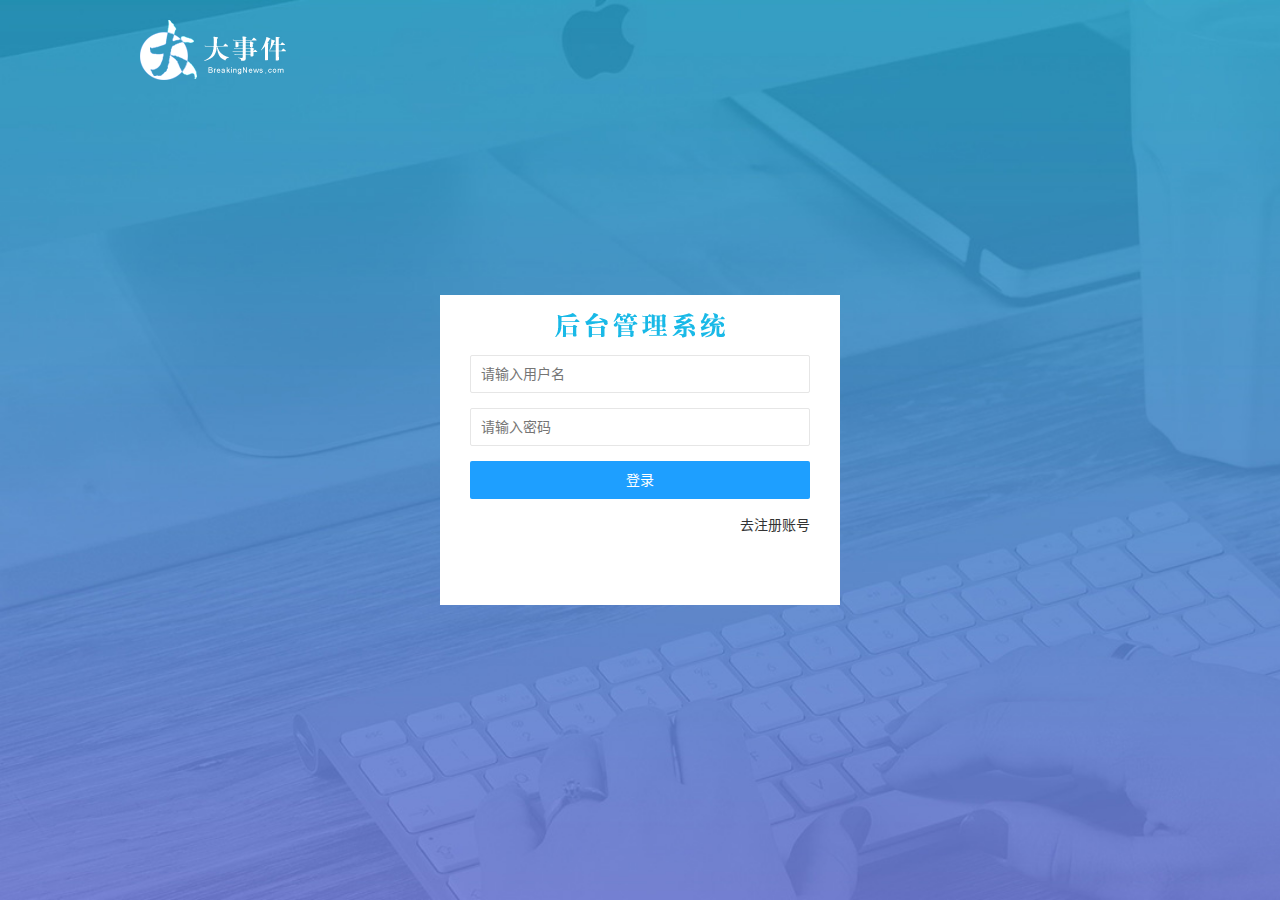
<file: index.html>
<script>
    // JS代码写到开头
    if (localStorage.getItem('token') === null) {
        // 说明本地存储中没有token
        // 没有token,表示没有登录
        location.href = '/login.html'
    }
</script>
<!DOCTYPE html>
<html>

<head>
    <meta charset="utf-8">
    <meta name="viewport" content="width=device-width, initial-scale=1, maximum-scale=1">
    <title>layout 后台大布局 - Layui</title>
    <link rel="stylesheet" href="/assets/lib/layui/css/layui.css">
    <link rel="stylesheet" href="/assets/fonts/iconfont.css">
    <link rel="stylesheet" href="/assets/css/index.css">
</head>

<body class="layui-layout-body">
    <div class="layui-layout layui-layout-admin">
        <div class="layui-header">
            <div class="layui-logo">
                <img src="/assets/images/logo.png" alt="">
            </div>
            <!-- 头部区域（可配合layui已有的水平导航） -->

            <ul class="layui-nav layui-layout-right">
                <li class="layui-nav-item">
                    <a class="userinfo" href="javascript:;">
                        <span class="text-avatar">X</span>
                        <img src="/assets/images/sample.jpg" class="layui-nav-img">
                        个人中心
                    </a>
                    <dl class="layui-nav-child">
                        <dd><a href="/user/userinfo.html" target="fm">基本资料</a></dd>
                        <dd><a href="/user/avatar.html" target="fm">更换头像</a></dd>
                        <dd><a href="/user/repwd.html" target="fm">重置密码</a></dd>
                    </dl>
                </li>
                <li class="layui-nav-item"><a href="javascript:;" id="logout"><span
                            class="iconfont icon-tuichu"></span>退出</a></li>
            </ul>
        </div>

        <div class="layui-side layui-bg-black">
            <div class="layui-side-scroll">
                <!-- 左侧导航区域（可配合layui已有的垂直导航） -->
                <div class="userinfo" href="javascript:;">
                    <span class="text-avatar">X</span>
                    <img src="/assets/images/sample.jpg" class="layui-nav-img">
                    欢迎<span class="username"></span>
                </div>
                <ul class="layui-nav layui-nav-tree" lay-filter="test" lay-shrink="all">
                    <li class="layui-nav-item layui-this"><a href=""><span class="iconfont icon-home"></span>首页</a></li>
                    <li class="layui-nav-item">
                        <a class="" href="javascript:;"><span class="iconfont icon-16"></span>文章管理</a>
                        <dl class="layui-nav-child">
                            <dd><a href="/article/catagory.html" target="fm">
                                    <span class="iconfont icon-pinglun"></span>文章类别</a></dd>
                            <dd><a href="/article/article.html" target="fm">
                                    <span class="iconfont icon-pinglun"></span>文章列表</a></dd>
                            <dd><a href="javascript:;">
                                    <span class="iconfont icon-pinglun"></span>发表文章</a></dd>
                            <dd><a href=""><span class="iconfont icon-pinglun"></span>超链接</a></dd>
                        </dl>
                    </li>
                    <li class="layui-nav-item">
                        <a href="javascript:;"><span class="iconfont icon-user"></span>个人中心</a>
                        <dl class="layui-nav-child">
                            <dd><a href="/user/userinfo.html" target="fm">
                                    <span class="iconfont icon-pinglun"></span>基本资料</a></dd>
                            <dd><a href="/user/avatar.html" target="fm">
                                    <span class="iconfont icon-pinglun"></span>更换头像</a></dd>
                            <dd><a href="/user/repwd.html" target="fm"><span
                                        class="iconfont icon-pinglun"></span>重置密码</a></dd>
                        </dl>
                    </li>
                </ul>
            </div>
        </div>

        <div class="layui-body">
            <!-- 内容主体区域 -->
            <iframe name="fm" src="/home/dashboard.html" frameborder="0"></iframe>
        </div>

        <div class="layui-footer">
            <!-- 底部固定区域 -->
            © layui.com - 底部固定区域
        </div>
    </div>
    <script src="/assets/lib/layui/layui.all.js"></script>
    <script src="/assets/lib/jquery.js"></script>
    <script src="/assets/js/common.js"></script>
    <script src="/assets/js/index.js"></script>

</body>

</html>
</file>
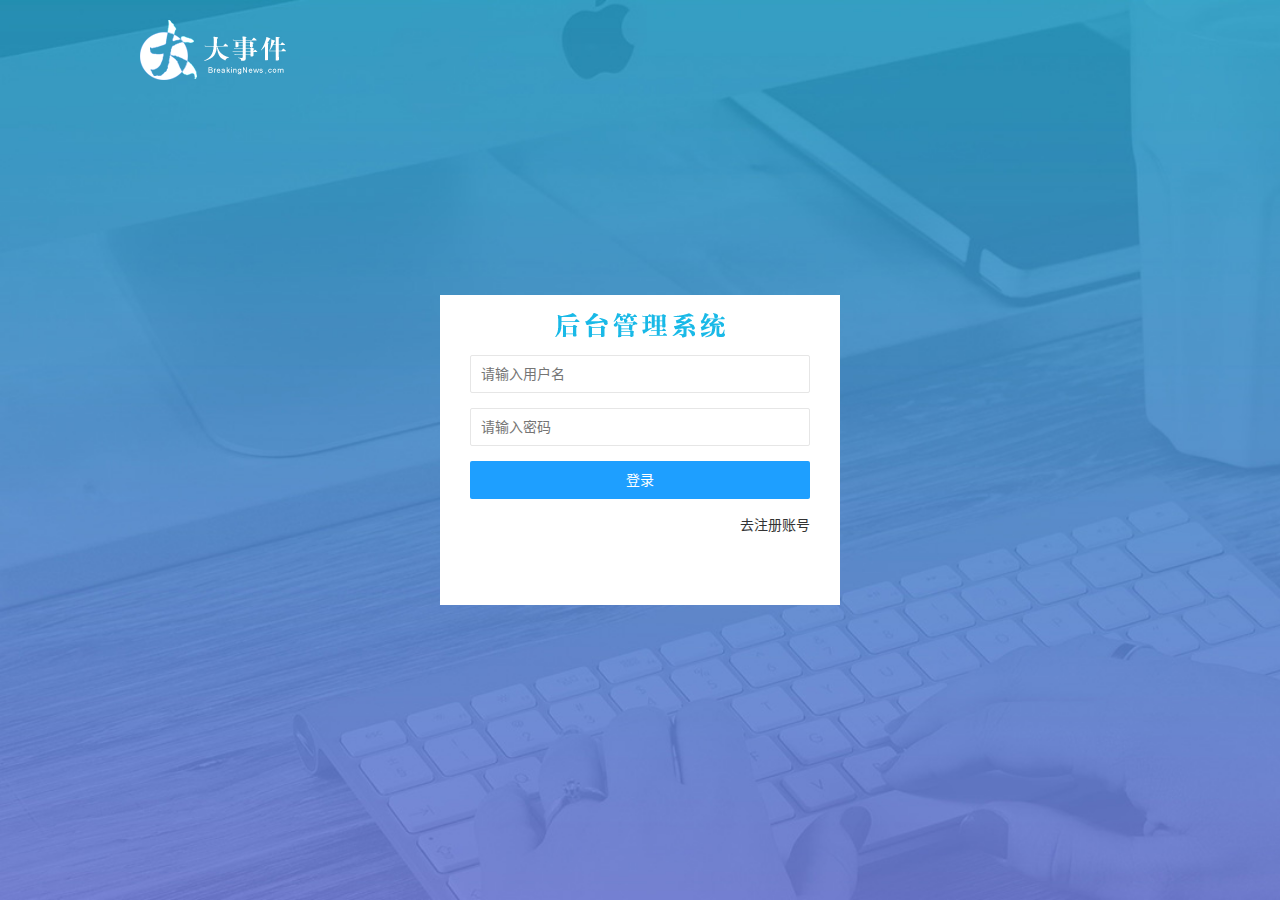
<file: login.html>
<!DOCTYPE html>
<html lang="zh-CN">

<head>
    <meta charset="UTF-8">
    <meta name="viewport" content="width=device-width, initial-scale=1.0">
    <title>登录页面</title>
    <link rel="stylesheet" href="/assets/lib/layui/css/layui.css">
    <link rel="stylesheet" href="/assets/css/login.css">
</head>

<body>
    <!-- logo -->
    <div id="logo">
        <img src="/assets/images/logo.png" alt="">
    </div>
    <!-- 登录和注册盒子 -->
    <!-- 登录的盒子 start -->
    <div class="box login">
        <!-- 盒子的标题 -->
        <div class="title"></div>
        <!-- 登录的表单 start -->
        <form class="layui-form" action="">
            <!-- 用户名 -->
            <div class="layui-form-item">
                <input type="text" name="username" required lay-verify="required" placeholder="请输入用户名"
                    autocomplete="off" class="layui-input">
            </div>

            <!-- 密码 -->
            <div class="layui-form-item">
                <input type="password" name="password" required lay-verify="required" placeholder="请输入密码"
                    autocomplete="off" class="layui-input">
            </div>
            <!-- 按钮 -->
            <div class="layui-form-item">
                <button class="layui-btn layui-btn-fluid layui-bg-blue" lay-submit lay-filter="formDemo">登录</button>
            </div>
            <!-- 超链接 -->
            <div class="layui-form-item goto">
                <a href="javascript:;">去注册账号</a>
            </div>
        </form>



        <!-- 登录的表单 end -->



    </div>
    <!-- 登录的盒子 end -->

    <!-- 注册的盒子 start -->
    <div class="box register">
        <!-- 盒子的标题 -->
        <div class="title"></div>
        <!-- 登录的表单 start -->
        <form class="layui-form" action="">
            <!-- 用户名 -->
            <div class="layui-form-item">
                <input type="text" name="username" required lay-verify="required" placeholder="请输入用户名"
                    autocomplete="off" class="layui-input">
            </div>
            <!-- 密码 -->
            <div class="layui-form-item">
                <input type="password" name="password" required lay-verify="required|changdu" placeholder="请输入密码"
                    autocomplete="off" class="layui-input pwd">
            </div>
            <!-- 重复密码 -->
            <div class="layui-form-item">
                <input type="password" required lay-verify="required|changdu|same" placeholder="请再次确认密码"
                    autocomplete="off" class="layui-input">
            </div>
            <!-- 按钮 -->
            <div class="layui-form-item">
                <button class="layui-btn layui-btn-fluid layui-bg-blue" lay-submit lay-filter="formDemo">注册</button>
            </div>
            <!-- 超链接 -->
            <div class="layui-form-item goto">
                <a href="javascript:;">已有账号,去登录</a>
            </div>
        </form>
        <!-- 登录的表单 end -->
    </div>
    <!-- 注册的盒子 end -->

    <script src="/assets/lib/jquery.js"></script>
    <script src="/assets/lib/layui/layui.all.js"></script>
    <script src="/assets/js/common.js"></script>
    <script src="/assets/js/login.js"></script>
</body>

</html>
</file>
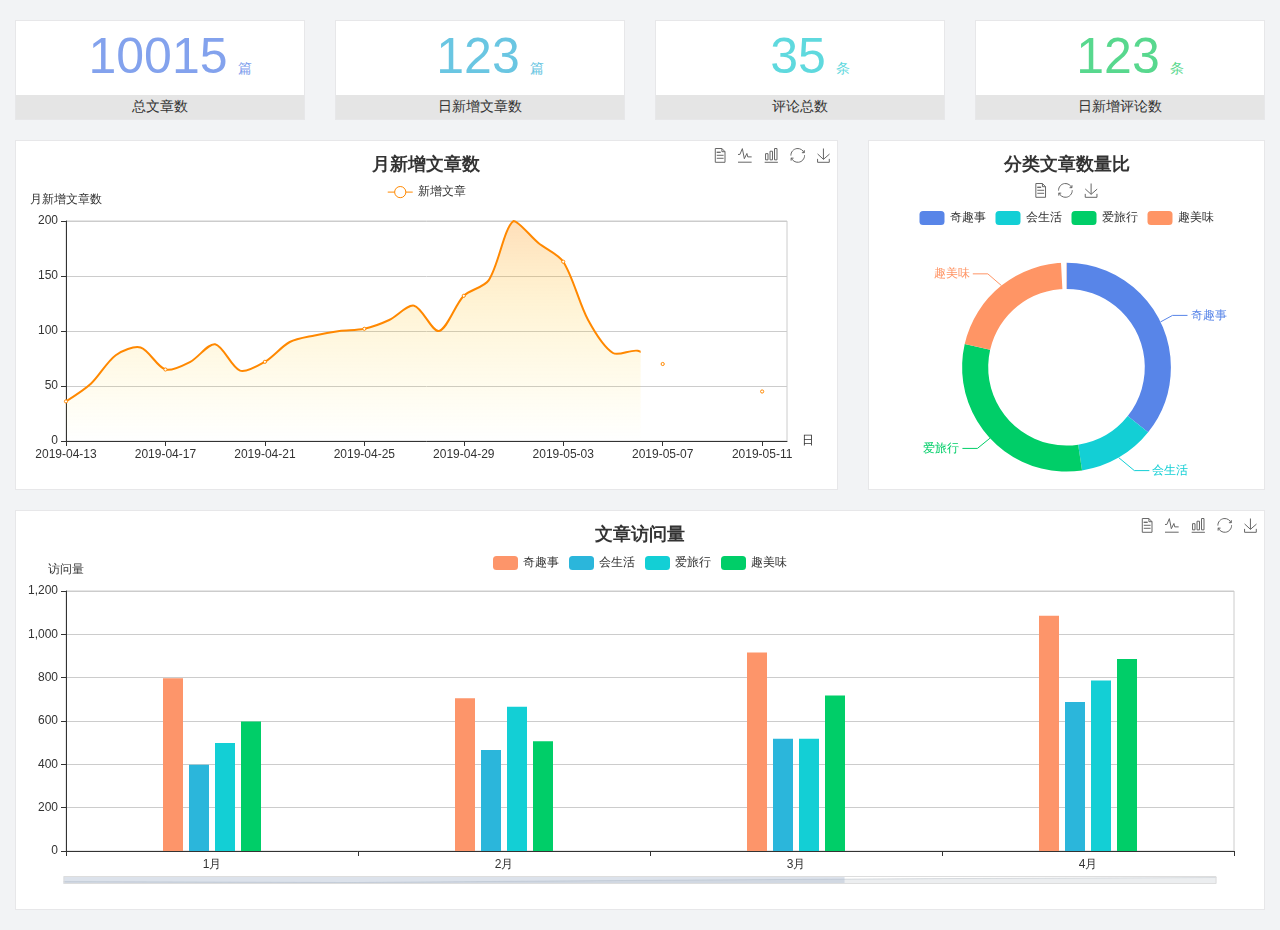
<file: home/dashboard.html>
<!DOCTYPE html>
<html lang="en">

<head>
  <meta charset="UTF-8">
  <meta name="viewport" content="width=device-width, initial-scale=1.0">
  <meta http-equiv="X-UA-Compatible" content="ie=edge">
  <title>图表统计</title>
  <link rel="stylesheet" href="../../assets/lib/bootstrap.css" />
  <link rel="stylesheet" href="../../assets/lib/main.css" />
  <script src="../../assets/lib/jquery.js"></script>
  <script type="text/javascript" src="../../assets/lib/echarts.min.js"></script>
</head>

<body>
  <div class="container-fluid">
    <div class="row spannel_list">
      <div class="col-sm-3 col-xs-6">
        <div class="spannel">
          <em>10015</em><span>篇</span>
          <b>总文章数</b>
        </div>
      </div>
      <div class="col-sm-3 col-xs-6">
        <div class="spannel scolor01">
          <em>123</em><span>篇</span>
          <b>日新增文章数</b>
        </div>
      </div>
      <div class="col-sm-3 col-xs-6">
        <div class="spannel scolor02">
          <em>35</em><span>条</span>
          <b>评论总数</b>
        </div>
      </div>
      <div class="col-sm-3 col-xs-6">
        <div class="spannel scolor03">
          <em>123</em><span>条</span>
          <b>日新增评论数</b>
        </div>
      </div>
    </div>
  </div>

  <div class="container-fluid">
    <div class="row curve-pie">
      <div class="col-lg-8 col-md-8">
        <div class="gragh_pannel" id="curve_show"></div>
      </div>
      <div class="col-lg-4 col-md-4">
        <div class="gragh_pannel" id="pie_show"></div>
      </div>
    </div>
  </div>

  <div class="container-fluid">
    <div class="column_pannel" id="column_show"></div>
  </div>

  <script>
    var oChart = echarts.init(document.getElementById('curve_show'));
    var aList_all = [
      { 'count': 36, 'date': '2019-04-13' },
      { 'count': 52, 'date': '2019-04-14' },
      { 'count': 78, 'date': '2019-04-15' },
      { 'count': 85, 'date': '2019-04-16' },
      { 'count': 65, 'date': '2019-04-17' },
      { 'count': 72, 'date': '2019-04-18' },
      { 'count': 88, 'date': '2019-04-19' },
      { 'count': 64, 'date': '2019-04-20' },
      { 'count': 72, 'date': '2019-04-21' },
      { 'count': 90, 'date': '2019-04-22' },
      { 'count': 96, 'date': '2019-04-23' },
      { 'count': 100, 'date': '2019-04-24' },
      { 'count': 102, 'date': '2019-04-25' },
      { 'count': 110, 'date': '2019-04-26' },
      { 'count': 123, 'date': '2019-04-27' },
      { 'count': 100, 'date': '2019-04-28' },
      { 'count': 132, 'date': '2019-04-29' },
      { 'count': 146, 'date': '2019-04-30' },
      { 'count': 200, 'date': '2019-05-01' },
      { 'count': 180, 'date': '2019-05-02' },
      { 'count': 163, 'date': '2019-05-03' },
      { 'count': 110, 'date': '2019-05-04' },
      { 'count': 80, 'date': '2019-05-05' },
      { 'count': 82, 'date': '2019-05-06' },
      { 'count': 70, 'date': '2019-05-07' },
      { 'count': 65, 'date': '2019-05-08' },
      { 'count': 54, 'date': '2019-05-09' },
      { 'count': 40, 'date': '2019-05-10' },
      { 'count': 45, 'date': '2019-05-11' },
      { 'count': 38, 'date': '2019-05-12' },
    ];

    let aCount = [];
    let aDate = [];

    for (var i = 0; i < aList_all.length; i++) {
      aCount.push(aList_all[i].count);
      aDate.push(aList_all[i].date);
    }

    var chartopt = {
      title: {
        text: '月新增文章数',
        left: 'center',
        top: '10'
      },
      tooltip: {
        trigger: 'axis'
      },
      legend: {
        data: ['新增文章'],
        top: '40'
      },
      toolbox: {
        show: true,
        feature: {
          mark: { show: true },
          dataView: { show: true, readOnly: false },
          magicType: { show: true, type: ['line', 'bar'] },
          restore: { show: true },
          saveAsImage: { show: true }
        }
      },
      calculable: true,
      xAxis: [
        {
          name: '日',
          type: 'category',
          boundaryGap: false,
          data: aDate
        }
      ],
      yAxis: [
        {
          name: '月新增文章数',
          type: 'value'
        }
      ],
      series: [
        {
          name: '新增文章',
          type: 'line',
          smooth: true,
          itemStyle: { normal: { areaStyle: { type: 'default' }, color: '#f80' }, lineStyle: { color: '#f80' } },
          data: aCount
        }],
      areaStyle: {
        normal: {
          color: new echarts.graphic.LinearGradient(0, 0, 0, 1, [{
            offset: 0,
            color: 'rgba(255,136,0,0.39)'
          }, {
            offset: .34,
            color: 'rgba(255,180,0,0.25)'
          }, {
            offset: 1,
            color: 'rgba(255,222,0,0.00)'
          }])

        }
      },
      grid: {
        show: true,
        x: 50,
        x2: 50,
        y: 80,
        height: 220
      }
    };

    oChart.setOption(chartopt);


    var oPie = echarts.init(document.getElementById('pie_show'));
    var oPieopt =
    {
      title: {
        top: 10,
        text: '分类文章数量比',
        x: 'center'
      },
      tooltip: {
        trigger: 'item',
        formatter: "{a} <br/>{b} : {c} ({d}%)"
      },
      color: ['#5885e8', '#13cfd5', '#00ce68', '#ff9565'],
      legend: {
        x: 'center',
        top: 65,
        data: ['奇趣事', '会生活', '爱旅行', '趣美味']
      },
      toolbox: {
        show: true,
        x: 'center',
        top: 35,
        feature: {
          mark: { show: true },
          dataView: { show: true, readOnly: false },
          magicType: {
            show: true,
            type: ['pie', 'funnel'],
            option: {
              funnel: {
                x: '25%',
                width: '50%',
                funnelAlign: 'left',
                max: 1548
              }
            }
          },
          restore: { show: true },
          saveAsImage: { show: true }
        }
      },
      calculable: true,
      series: [
        {
          name: '访问来源',
          type: 'pie',
          radius: ['45%', '60%'],
          center: ['50%', '65%'],
          data: [
            { value: 300, name: '奇趣事' },
            { value: 100, name: '会生活' },
            { value: 260, name: '爱旅行' },
            { value: 180, name: '趣美味' }
          ]
        }
      ]
    };
    oPie.setOption(oPieopt);



    var oColumn = this.echarts.init(document.getElementById('column_show'));
    var oColumnopt =
    {
      title: {
        text: '文章访问量',
        left: 'center',
        top: '10'
      },
      tooltip: {
        trigger: 'axis'
      },
      legend: {
        data: ['奇趣事', '会生活', '爱旅行', '趣美味'],
        top: '40'
      },
      toolbox: {
        show: true,
        feature: {
          mark: { show: true },
          dataView: { show: true, readOnly: false },
          magicType: { show: true, type: ['line', 'bar'] },
          restore: { show: true },
          saveAsImage: { show: true }
        }
      },
      calculable: true,
      xAxis: [
        {
          type: 'category',
          data: ['1月', '2月', '3月', '4月', '5月']
        }
      ],
      yAxis: [
        {
          name: '访问量',
          type: 'value'
        }
      ],
      series: [
        {
          name: '奇趣事',
          type: 'bar',
          barWidth: 20,
          itemStyle: {
            normal: { areaStyle: { type: 'default' }, color: '#fd956a' }
          },
          data: [800, 708, 920, 1090, 1200]
        },
        {
          name: '会生活',
          type: 'bar',
          barWidth: 20,
          itemStyle: {
            normal: { areaStyle: { type: 'default' }, color: '#2bb6db' }
          },
          data: [400, 468, 520, 690, 800]
        },
        {
          name: '爱旅行',
          type: 'bar',
          barWidth: 20,
          itemStyle: {
            normal: { areaStyle: { type: 'default' }, color: '#13cfd5' }
          },
          data: [500, 668, 520, 790, 900]
        },
        {
          name: '趣美味',
          type: 'bar',
          barWidth: 20,
          itemStyle: {
            normal: { areaStyle: { type: 'default' }, color: '#00ce68' }
          },
          data: [600, 508, 720, 890, 1000]
        }
      ],
      grid: {
        show: true,
        x: 50,
        x2: 30,
        y: 80,
        height: 260
      },
      dataZoom: [//给x轴设置滚动条
        {
          start: 0,//默认为0
          end: 100 - 1000 / 31,//默认为100
          type: 'slider',
          show: true,
          xAxisIndex: [0],
          handleSize: 0,//滑动条的 左右2个滑动条的大小
          height: 8,//组件高度
          left: 45, //左边的距离
          right: 50,//右边的距离
          bottom: 26,//右边的距离
          handleColor: '#ddd',//h滑动图标的颜色
          handleStyle: {
            borderColor: "#cacaca",
            borderWidth: "1",
            shadowBlur: 2,
            background: "#ddd",
            shadowColor: "#ddd",
          }
        }]
    };
    oColumn.setOption(oColumnopt);
  </script>
</body>

</html>
</file>
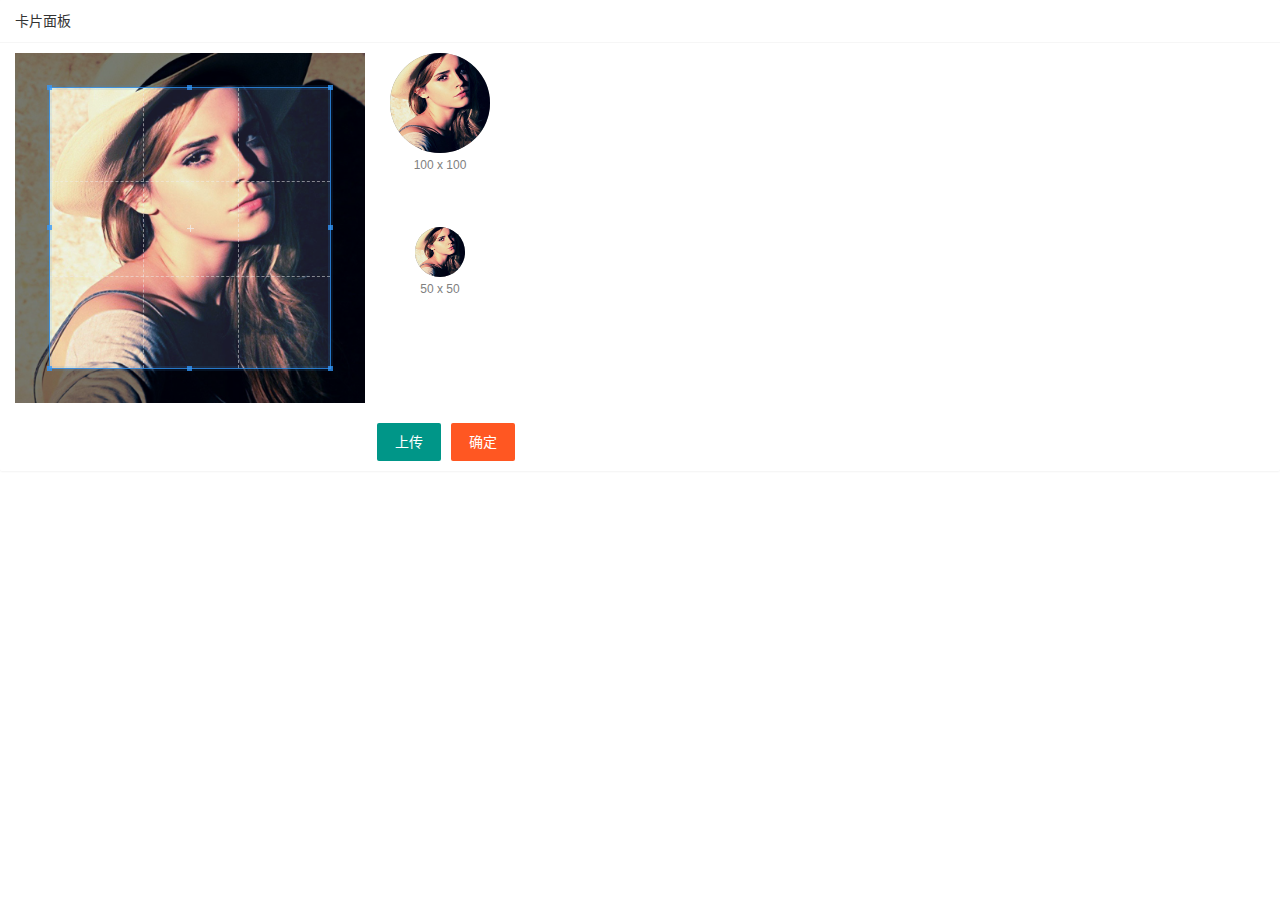
<file: user/avatar.html>
<!DOCTYPE html>
<html lang="zh-CN">

<head>
    <meta charset="UTF-8">
    <meta name="viewport" content="width=device-width, initial-scale=1.0">
    <title>更换头像</title>
    <link rel="stylesheet" href="/assets/lib/layui/css/layui.css">
    <!-- 加载剪裁插件的css -->
    <link rel="stylesheet" href="/assets/lib/cropper/cropper.css">
    <link rel="stylesheet" href="/assets/css/user/avatar.css">
</head>

<body>
    <div class="layui-card">
        <div class="layui-card-header">卡片面板</div>
        <div class="layui-card-body">
            <!-- 内容区 -->
            <!-- 第一行的图片裁剪和预览区域 -->
            <div class="row1">
                <!-- 图片裁剪区域 -->
                <div class="cropper-box">
                    <!-- 这个 img 标签很重要，将来会把它初始化为裁剪区域 -->
                    <img id="image" src="/assets/images/sample.jpg" />
                </div>
                <!-- 图片的预览区域 -->
                <div class="preview-box">
                    <div>
                        <!-- 宽高为 100px 的预览区域 -->
                        <div class="img-preview w100"></div>
                        <p class="size">100 x 100</p>
                    </div>
                    <div>
                        <!-- 宽高为 50px 的预览区域 -->
                        <div class="img-preview w50"></div>
                        <p class="size">50 x 50</p>
                    </div>
                </div>
            </div>

            <!-- 第二行的按钮区域 -->
            <div class="row2">
                <input type="file" id="file" style="display: none;">
                <button type="button" class="layui-btn">上传</button>
                <button type="button" class="layui-btn layui-btn-danger">确定</button>
            </div>

        </div>
    </div>






    <script src="/assets/lib/jquery.js"></script>
    <script src="/assets/lib/layui/layui.all.js"></script>

    <!-- 加载剪裁插件js -->
    <script src="/assets/lib/cropper/Cropper.js"></script>
    <script src="/assets/lib/cropper/jquery-cropper.js"></script>

    <script src="/assets/js/common.js"></script>
    <script src="/assets/js/user/avatar.js"></script>
</body>

</html>
</file>
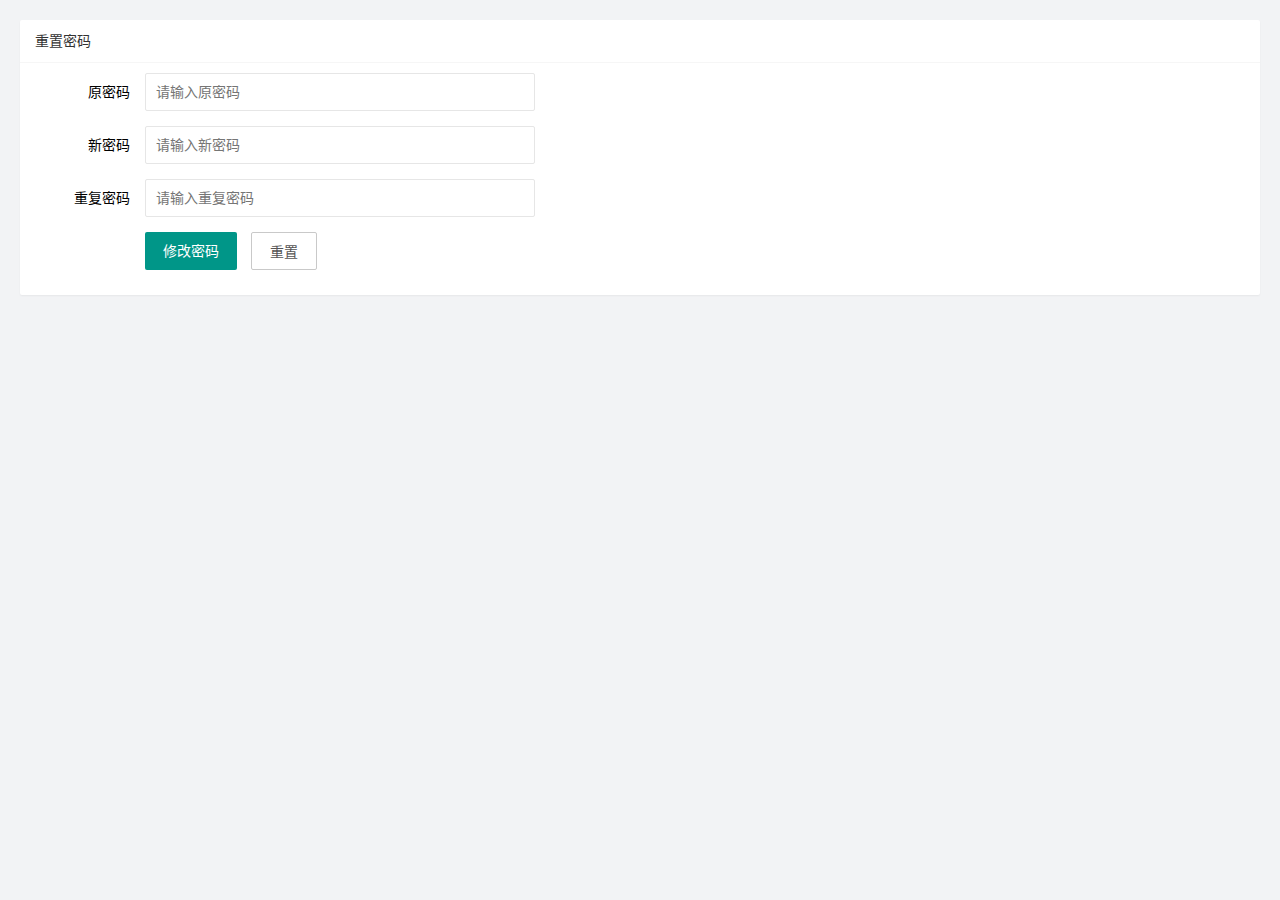
<file: user/repwd.html>
<!DOCTYPE html>
<html lang="zh-CN">

<head>
    <meta charset="UTF-8">
    <meta name="viewport" content="width=device-width, initial-scale=1.0">
    <title>重置密码</title>
    <link rel="stylesheet" href="/assets/lib/layui/css/layui.css">
    <!-- <link rel="stylesheet" href="/assets/css/user/repwd.css"> -->
    <link rel="stylesheet" href="/assets/css/user/userinfo.css">
</head>

<body>

    <div class="layui-card">
        <div class="layui-card-header">重置密码</div>
        <div class="layui-card-body">
            <!-- 表单 -->
            <form class="layui-form" action="" lay-filter="user">
                <!-- 原密码 -->
                <div class="layui-form-item">
                    <label class="layui-form-label">原密码</label>
                    <div class="layui-input-block">
                        <input type="password" name="oldPwd" required lay-verify="required" placeholder="请输入原密码"
                            autocomplete="off" class="layui-input">
                    </div>
                </div>
                <!-- 新密码 -->
                <div class="layui-form-item">
                    <label class="layui-form-label">新密码</label>
                    <div class="layui-input-block">
                        <input type="password" name="newPwd" required lay-verify="required|len|diff"
                            placeholder="请输入新密码" autocomplete="off" class="layui-input">
                    </div>
                </div>
                <!-- 重复密码 -->
                <div class="layui-form-item">
                    <label class="layui-form-label">重复密码</label>
                    <div class="layui-input-block">
                        <input type="password" required lay-verify="required|len|same" placeholder="请输入重复密码"
                            autocomplete="off" class="layui-input">
                    </div>
                </div>
                <!-- 按钮 -->
                <div class="layui-form-item">
                    <div class="layui-input-block">
                        <button class="layui-btn" lay-submit lay-filter="formDemo">修改密码</button>
                        <button type="reset" class="layui-btn layui-btn-primary">重置</button>
                    </div>
                </div>
            </form>
        </div>
    </div>


    <script src="/assets/lib/jquery.js"></script>
    <script src="/assets/lib/layui/layui.all.js"></script>
    <script src="/assets/js/common.js"></script>
    <script src="/assets/js/user/repwd.js"></script>
</body>

</html>
</file>
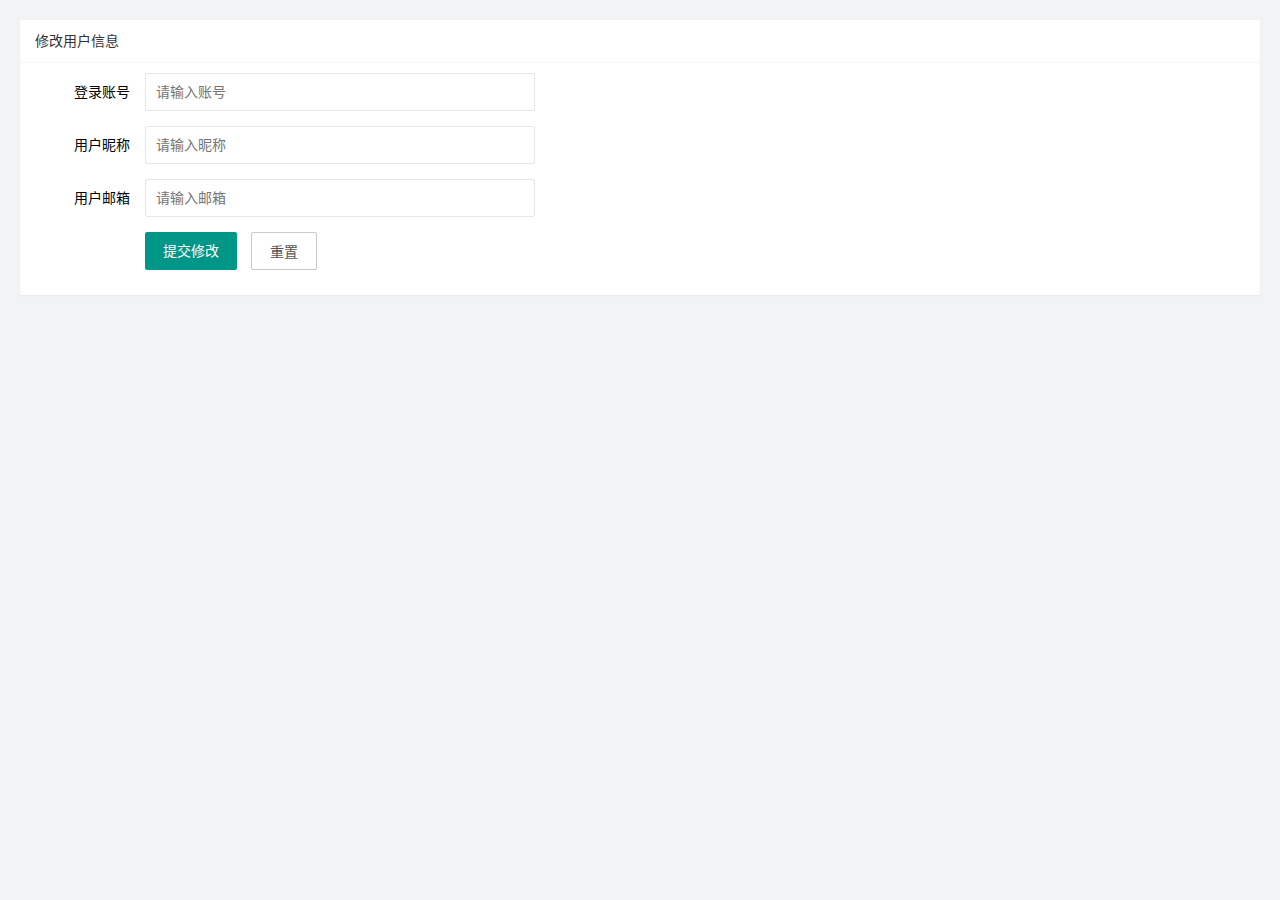
<file: user/userinfo.html>
<!DOCTYPE html>
<html lang="zh-CN">

<head>
    <meta charset="UTF-8">
    <meta name="viewport" content="width=device-width, initial-scale=1.0">
    <title>基本资料</title>
    <link rel="stylesheet" href="/assets/lib/layui/css/layui.css">
    <link rel="stylesheet" href="/assets/css/user/userinfo.css">
</head>

<body>

    <div class="layui-card">
        <div class="layui-card-header">修改用户信息</div>
        <div class="layui-card-body">
            <!-- 表单 -->
            <form class="layui-form" action="" lay-filter="user">
                <!-- 账号 -->
                <div class="layui-form-item">
                    <label class="layui-form-label">登录账号</label>
                    <div class="layui-input-block">
                        <input disabled type="text" name="username" required lay-verify="required" placeholder="请输入账号"
                            autocomplete="off" class="layui-input">
                    </div>
                </div>
                <!-- 昵称 -->
                <div class="layui-form-item">
                    <label class="layui-form-label">用户昵称</label>
                    <div class="layui-input-block">
                        <input type="text" name="nickname" required lay-verify="required" placeholder="请输入昵称"
                            autocomplete="off" class="layui-input">
                    </div>
                </div>
                <!-- 邮箱 -->
                <div class="layui-form-item">
                    <label class="layui-form-label">用户邮箱</label>
                    <div class="layui-input-block">
                        <input type="text" name="email" required lay-verify="required|email" placeholder="请输入邮箱"
                            autocomplete="off" class="layui-input">
                    </div>
                </div>
                <!-- 按钮 -->
                <div class="layui-form-item">
                    <div class="layui-input-block">
                        <!-- 隐藏域id -->
                        <input type="hidden" name="id">
                        <button class="layui-btn" lay-submit lay-filter="formDemo">提交修改</button>
                        <button type="reset" class="layui-btn layui-btn-primary">重置</button>
                    </div>
                </div>
            </form>
        </div>
    </div>

    <script src="/assets/lib/jquery.js"></script>
    <script src="/assets/lib/layui/layui.all.js"></script>
    <script src="/assets/js/common.js"></script>
    <script src="/assets/js/user/userinfo.js"></script>
</body>

</html>
</file>
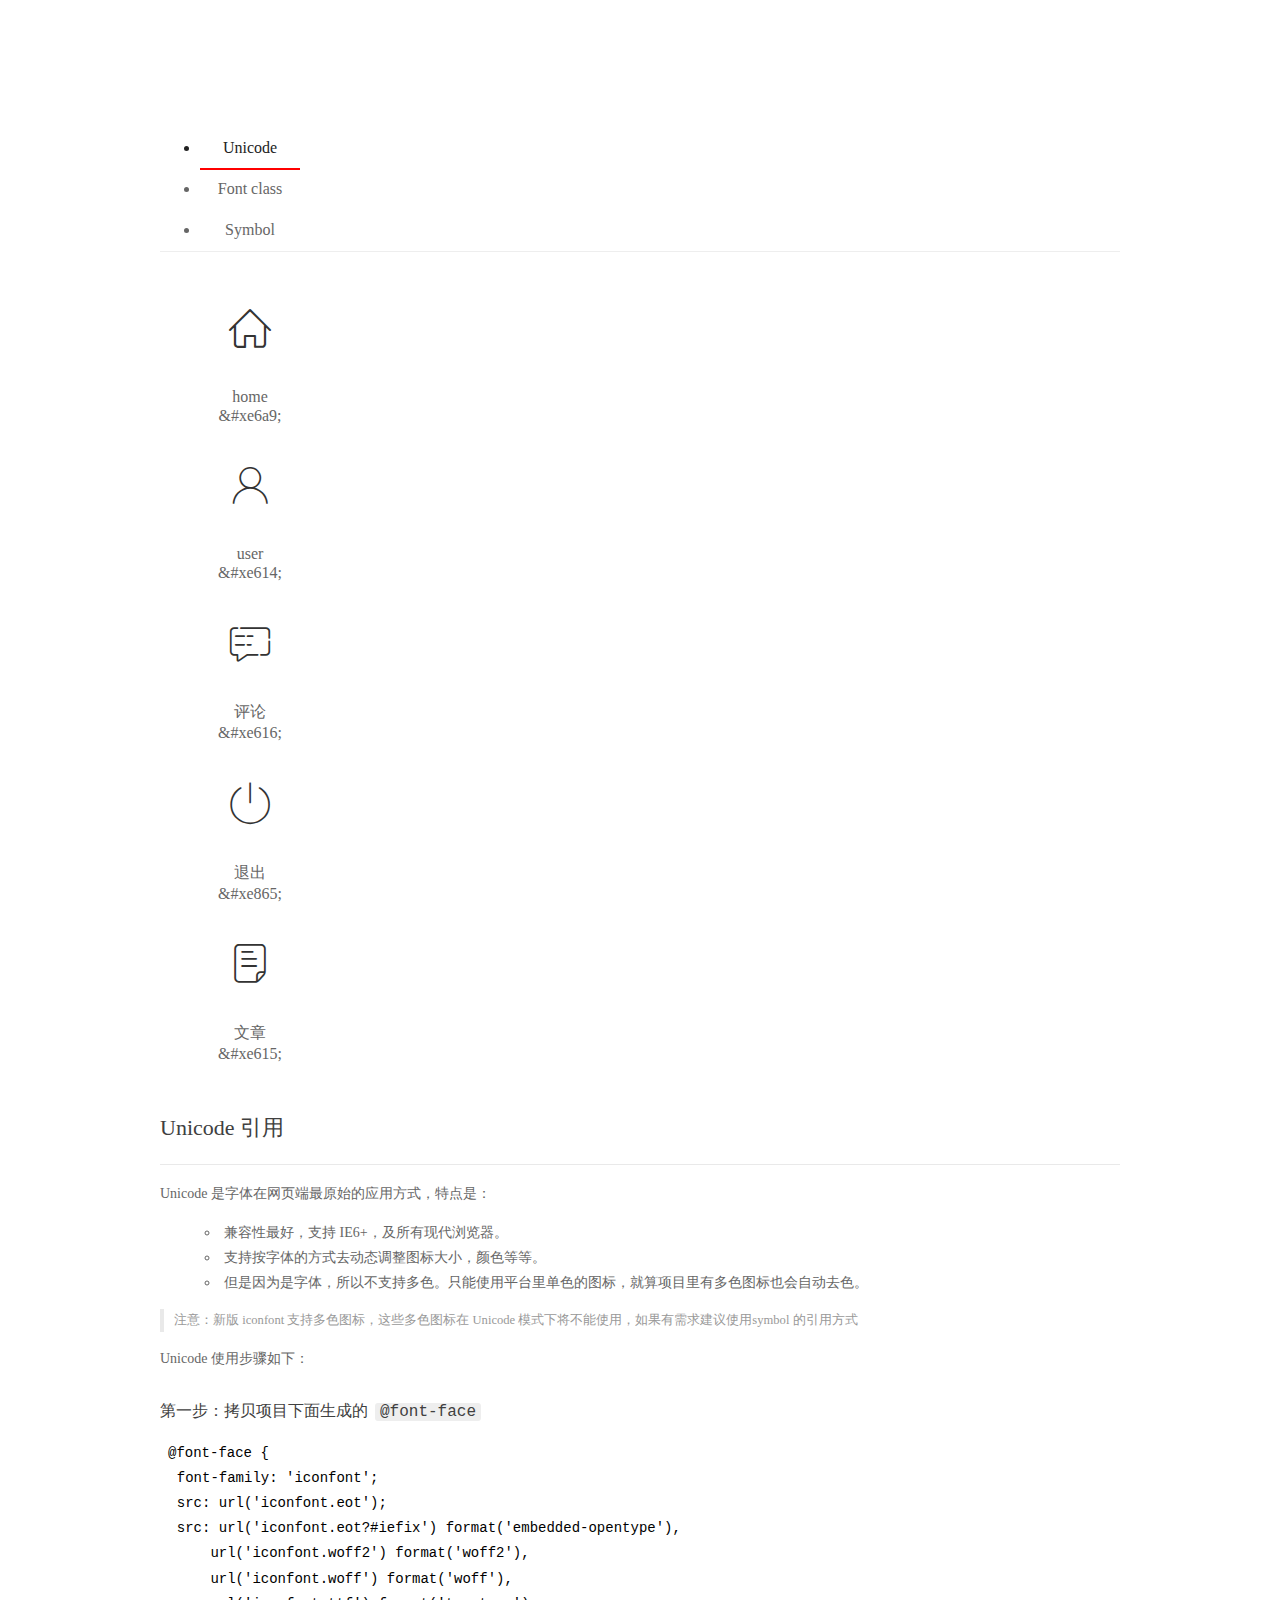
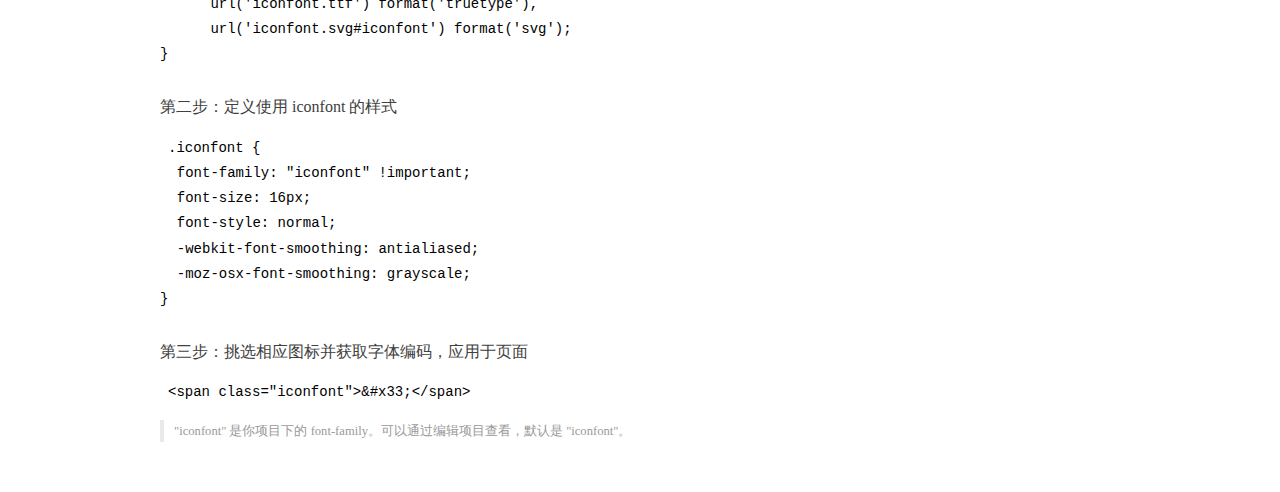
<file: assets/fonts/demo_index.html>
<!DOCTYPE html>
<html>
<head>
  <meta charset="utf-8"/>
  <title>IconFont Demo</title>
  <link rel="shortcut icon" href="https://gtms04.alicdn.com/tps/i4/TB1_oz6GVXXXXaFXpXXJDFnIXXX-64-64.ico" type="image/x-icon"/>
  <link rel="stylesheet" href="https://g.alicdn.com/thx/cube/1.3.2/cube.min.css">
  <link rel="stylesheet" href="demo.css">
  <link rel="stylesheet" href="iconfont.css">
  <script src="iconfont.js"></script>
  <!-- jQuery -->
  <script src="https://a1.alicdn.com/oss/uploads/2018/12/26/7bfddb60-08e8-11e9-9b04-53e73bb6408b.js"></script>
  <!-- 代码高亮 -->
  <script src="https://a1.alicdn.com/oss/uploads/2018/12/26/a3f714d0-08e6-11e9-8a15-ebf944d7534c.js"></script>
</head>
<body>
  <div class="main">
    <h1 class="logo"><a href="https://www.iconfont.cn/" title="iconfont 首页" target="_blank">&#xe86b;</a></h1>
    <div class="nav-tabs">
      <ul id="tabs" class="dib-box">
        <li class="dib active"><span>Unicode</span></li>
        <li class="dib"><span>Font class</span></li>
        <li class="dib"><span>Symbol</span></li>
      </ul>
      
    </div>
    <div class="tab-container">
      <div class="content unicode" style="display: block;">
          <ul class="icon_lists dib-box">
          
            <li class="dib">
              <span class="icon iconfont">&#xe6a9;</span>
                <div class="name">home</div>
                <div class="code-name">&amp;#xe6a9;</div>
              </li>
          
            <li class="dib">
              <span class="icon iconfont">&#xe614;</span>
                <div class="name">user</div>
                <div class="code-name">&amp;#xe614;</div>
              </li>
          
            <li class="dib">
              <span class="icon iconfont">&#xe616;</span>
                <div class="name">评论</div>
                <div class="code-name">&amp;#xe616;</div>
              </li>
          
            <li class="dib">
              <span class="icon iconfont">&#xe865;</span>
                <div class="name">退出</div>
                <div class="code-name">&amp;#xe865;</div>
              </li>
          
            <li class="dib">
              <span class="icon iconfont">&#xe615;</span>
                <div class="name">文章</div>
                <div class="code-name">&amp;#xe615;</div>
              </li>
          
          </ul>
          <div class="article markdown">
          <h2 id="unicode-">Unicode 引用</h2>
          <hr>

          <p>Unicode 是字体在网页端最原始的应用方式，特点是：</p>
          <ul>
            <li>兼容性最好，支持 IE6+，及所有现代浏览器。</li>
            <li>支持按字体的方式去动态调整图标大小，颜色等等。</li>
            <li>但是因为是字体，所以不支持多色。只能使用平台里单色的图标，就算项目里有多色图标也会自动去色。</li>
          </ul>
          <blockquote>
            <p>注意：新版 iconfont 支持多色图标，这些多色图标在 Unicode 模式下将不能使用，如果有需求建议使用symbol 的引用方式</p>
          </blockquote>
          <p>Unicode 使用步骤如下：</p>
          <h3 id="-font-face">第一步：拷贝项目下面生成的 <code>@font-face</code></h3>
<pre><code class="language-css"
>@font-face {
  font-family: 'iconfont';
  src: url('iconfont.eot');
  src: url('iconfont.eot?#iefix') format('embedded-opentype'),
      url('iconfont.woff2') format('woff2'),
      url('iconfont.woff') format('woff'),
      url('iconfont.ttf') format('truetype'),
      url('iconfont.svg#iconfont') format('svg');
}
</code></pre>
          <h3 id="-iconfont-">第二步：定义使用 iconfont 的样式</h3>
<pre><code class="language-css"
>.iconfont {
  font-family: "iconfont" !important;
  font-size: 16px;
  font-style: normal;
  -webkit-font-smoothing: antialiased;
  -moz-osx-font-smoothing: grayscale;
}
</code></pre>
          <h3 id="-">第三步：挑选相应图标并获取字体编码，应用于页面</h3>
<pre>
<code class="language-html"
>&lt;span class="iconfont"&gt;&amp;#x33;&lt;/span&gt;
</code></pre>
          <blockquote>
            <p>"iconfont" 是你项目下的 font-family。可以通过编辑项目查看，默认是 "iconfont"。</p>
          </blockquote>
          </div>
      </div>
      <div class="content font-class">
        <ul class="icon_lists dib-box">
          
          <li class="dib">
            <span class="icon iconfont icon-home"></span>
            <div class="name">
              home
            </div>
            <div class="code-name">.icon-home
            </div>
          </li>
          
          <li class="dib">
            <span class="icon iconfont icon-user"></span>
            <div class="name">
              user
            </div>
            <div class="code-name">.icon-user
            </div>
          </li>
          
          <li class="dib">
            <span class="icon iconfont icon-pinglun"></span>
            <div class="name">
              评论
            </div>
            <div class="code-name">.icon-pinglun
            </div>
          </li>
          
          <li class="dib">
            <span class="icon iconfont icon-tuichu"></span>
            <div class="name">
              退出
            </div>
            <div class="code-name">.icon-tuichu
            </div>
          </li>
          
          <li class="dib">
            <span class="icon iconfont icon-16"></span>
            <div class="name">
              文章
            </div>
            <div class="code-name">.icon-16
            </div>
          </li>
          
        </ul>
        <div class="article markdown">
        <h2 id="font-class-">font-class 引用</h2>
        <hr>

        <p>font-class 是 Unicode 使用方式的一种变种，主要是解决 Unicode 书写不直观，语意不明确的问题。</p>
        <p>与 Unicode 使用方式相比，具有如下特点：</p>
        <ul>
          <li>兼容性良好，支持 IE8+，及所有现代浏览器。</li>
          <li>相比于 Unicode 语意明确，书写更直观。可以很容易分辨这个 icon 是什么。</li>
          <li>因为使用 class 来定义图标，所以当要替换图标时，只需要修改 class 里面的 Unicode 引用。</li>
          <li>不过因为本质上还是使用的字体，所以多色图标还是不支持的。</li>
        </ul>
        <p>使用步骤如下：</p>
        <h3 id="-fontclass-">第一步：引入项目下面生成的 fontclass 代码：</h3>
<pre><code class="language-html">&lt;link rel="stylesheet" href="./iconfont.css"&gt;
</code></pre>
        <h3 id="-">第二步：挑选相应图标并获取类名，应用于页面：</h3>
<pre><code class="language-html">&lt;span class="iconfont icon-xxx"&gt;&lt;/span&gt;
</code></pre>
        <blockquote>
          <p>"
            iconfont" 是你项目下的 font-family。可以通过编辑项目查看，默认是 "iconfont"。</p>
        </blockquote>
      </div>
      </div>
      <div class="content symbol">
          <ul class="icon_lists dib-box">
          
            <li class="dib">
                <svg class="icon svg-icon" aria-hidden="true">
                  <use xlink:href="#icon-home"></use>
                </svg>
                <div class="name">home</div>
                <div class="code-name">#icon-home</div>
            </li>
          
            <li class="dib">
                <svg class="icon svg-icon" aria-hidden="true">
                  <use xlink:href="#icon-user"></use>
                </svg>
                <div class="name">user</div>
                <div class="code-name">#icon-user</div>
            </li>
          
            <li class="dib">
                <svg class="icon svg-icon" aria-hidden="true">
                  <use xlink:href="#icon-pinglun"></use>
                </svg>
                <div class="name">评论</div>
                <div class="code-name">#icon-pinglun</div>
            </li>
          
            <li class="dib">
                <svg class="icon svg-icon" aria-hidden="true">
                  <use xlink:href="#icon-tuichu"></use>
                </svg>
                <div class="name">退出</div>
                <div class="code-name">#icon-tuichu</div>
            </li>
          
            <li class="dib">
                <svg class="icon svg-icon" aria-hidden="true">
                  <use xlink:href="#icon-16"></use>
                </svg>
                <div class="name">文章</div>
                <div class="code-name">#icon-16</div>
            </li>
          
          </ul>
          <div class="article markdown">
          <h2 id="symbol-">Symbol 引用</h2>
          <hr>

          <p>这是一种全新的使用方式，应该说这才是未来的主流，也是平台目前推荐的用法。相关介绍可以参考这篇<a href="">文章</a>
            这种用法其实是做了一个 SVG 的集合，与另外两种相比具有如下特点：</p>
          <ul>
            <li>支持多色图标了，不再受单色限制。</li>
            <li>通过一些技巧，支持像字体那样，通过 <code>font-size</code>, <code>color</code> 来调整样式。</li>
            <li>兼容性较差，支持 IE9+，及现代浏览器。</li>
            <li>浏览器渲染 SVG 的性能一般，还不如 png。</li>
          </ul>
          <p>使用步骤如下：</p>
          <h3 id="-symbol-">第一步：引入项目下面生成的 symbol 代码：</h3>
<pre><code class="language-html">&lt;script src="./iconfont.js"&gt;&lt;/script&gt;
</code></pre>
          <h3 id="-css-">第二步：加入通用 CSS 代码（引入一次就行）：</h3>
<pre><code class="language-html">&lt;style&gt;
.icon {
  width: 1em;
  height: 1em;
  vertical-align: -0.15em;
  fill: currentColor;
  overflow: hidden;
}
&lt;/style&gt;
</code></pre>
          <h3 id="-">第三步：挑选相应图标并获取类名，应用于页面：</h3>
<pre><code class="language-html">&lt;svg class="icon" aria-hidden="true"&gt;
  &lt;use xlink:href="#icon-xxx"&gt;&lt;/use&gt;
&lt;/svg&gt;
</code></pre>
          </div>
      </div>

    </div>
  </div>
  <script>
  $(document).ready(function () {
      $('.tab-container .content:first').show()

      $('#tabs li').click(function (e) {
        var tabContent = $('.tab-container .content')
        var index = $(this).index()

        if ($(this).hasClass('active')) {
          return
        } else {
          $('#tabs li').removeClass('active')
          $(this).addClass('active')

          tabContent.hide().eq(index).fadeIn()
        }
      })
    })
  </script>
</body>
</html>
</file>
<file: assets/lib/layui/css/layui.css>
/** layui-v2.5.6 MIT License By https://www.layui.com */
 .layui-inline,img{display:inline-block;vertical-align:middle}h1,h2,h3,h4,h5,h6{font-weight:400}.layui-edge,.layui-header,.layui-inline,.layui-main{position:relative}.layui-body,.layui-edge,.layui-elip{overflow:hidden}.layui-btn,.layui-edge,.layui-inline,img{vertical-align:middle}.layui-btn,.layui-disabled,.layui-icon,.layui-unselect{-moz-user-select:none;-webkit-user-select:none;-ms-user-select:none}.layui-elip,.layui-form-checkbox span,.layui-form-pane .layui-form-label{text-overflow:ellipsis;white-space:nowrap}.layui-breadcrumb,.layui-tree-btnGroup{visibility:hidden}blockquote,body,button,dd,div,dl,dt,form,h1,h2,h3,h4,h5,h6,input,li,ol,p,pre,td,textarea,th,ul{margin:0;padding:0;-webkit-tap-highlight-color:rgba(0,0,0,0)}a:active,a:hover{outline:0}img{border:none}li{list-style:none}table{border-collapse:collapse;border-spacing:0}h4,h5,h6{font-size:100%}button,input,optgroup,option,select,textarea{font-family:inherit;font-size:inherit;font-style:inherit;font-weight:inherit;outline:0}pre{white-space:pre-wrap;white-space:-moz-pre-wrap;white-space:-pre-wrap;white-space:-o-pre-wrap;word-wrap:break-word}body{line-height:24px;font:14px Helvetica Neue,Helvetica,PingFang SC,Tahoma,Arial,sans-serif}hr{height:1px;margin:10px 0;border:0;clear:both}a{color:#333;text-decoration:none}a:hover{color:#777}a cite{font-style:normal;*cursor:pointer}.layui-border-box,.layui-border-box *{box-sizing:border-box}.layui-box,.layui-box *{box-sizing:content-box}.layui-clear{clear:both;*zoom:1}.layui-clear:after{content:'\20';clear:both;*zoom:1;display:block;height:0}.layui-inline{*display:inline;*zoom:1}.layui-edge{display:inline-block;width:0;height:0;border-width:6px;border-style:dashed;border-color:transparent}.layui-edge-top{top:-4px;border-bottom-color:#999;border-bottom-style:solid}.layui-edge-right{border-left-color:#999;border-left-style:solid}.layui-edge-bottom{top:2px;border-top-color:#999;border-top-style:solid}.layui-edge-left{border-right-color:#999;border-right-style:solid}.layui-disabled,.layui-disabled:hover{color:#d2d2d2!important;cursor:not-allowed!important}.layui-circle{border-radius:100%}.layui-show{display:block!important}.layui-hide{display:none!important}@font-face{font-family:layui-icon;src:url(../font/iconfont.eot?v=256);src:url(../font/iconfont.eot?v=256#iefix) format('embedded-opentype'),url(../font/iconfont.woff2?v=256) format('woff2'),url(../font/iconfont.woff?v=256) format('woff'),url(../font/iconfont.ttf?v=256) format('truetype'),url(../font/iconfont.svg?v=256#layui-icon) format('svg')}.layui-icon{font-family:layui-icon!important;font-size:16px;font-style:normal;-webkit-font-smoothing:antialiased;-moz-osx-font-smoothing:grayscale}.layui-icon-reply-fill:before{content:"\e611"}.layui-icon-set-fill:before{content:"\e614"}.layui-icon-menu-fill:before{content:"\e60f"}.layui-icon-search:before{content:"\e615"}.layui-icon-share:before{content:"\e641"}.layui-icon-set-sm:before{content:"\e620"}.layui-icon-engine:before{content:"\e628"}.layui-icon-close:before{content:"\1006"}.layui-icon-close-fill:before{content:"\1007"}.layui-icon-chart-screen:before{content:"\e629"}.layui-icon-star:before{content:"\e600"}.layui-icon-circle-dot:before{content:"\e617"}.layui-icon-chat:before{content:"\e606"}.layui-icon-release:before{content:"\e609"}.layui-icon-list:before{content:"\e60a"}.layui-icon-chart:before{content:"\e62c"}.layui-icon-ok-circle:before{content:"\1005"}.layui-icon-layim-theme:before{content:"\e61b"}.layui-icon-table:before{content:"\e62d"}.layui-icon-right:before{content:"\e602"}.layui-icon-left:before{content:"\e603"}.layui-icon-cart-simple:before{content:"\e698"}.layui-icon-face-cry:before{content:"\e69c"}.layui-icon-face-smile:before{content:"\e6af"}.layui-icon-survey:before{content:"\e6b2"}.layui-icon-tree:before{content:"\e62e"}.layui-icon-ie:before{content:"\e7bb"}.layui-icon-upload-circle:before{content:"\e62f"}.layui-icon-add-circle:before{content:"\e61f"}.layui-icon-download-circle:before{content:"\e601"}.layui-icon-templeate-1:before{content:"\e630"}.layui-icon-util:before{content:"\e631"}.layui-icon-face-surprised:before{content:"\e664"}.layui-icon-edit:before{content:"\e642"}.layui-icon-speaker:before{content:"\e645"}.layui-icon-down:before{content:"\e61a"}.layui-icon-file:before{content:"\e621"}.layui-icon-layouts:before{content:"\e632"}.layui-icon-rate-half:before{content:"\e6c9"}.layui-icon-add-circle-fine:before{content:"\e608"}.layui-icon-prev-circle:before{content:"\e633"}.layui-icon-read:before{content:"\e705"}.layui-icon-404:before{content:"\e61c"}.layui-icon-carousel:before{content:"\e634"}.layui-icon-help:before{content:"\e607"}.layui-icon-code-circle:before{content:"\e635"}.layui-icon-windows:before{content:"\e67f"}.layui-icon-water:before{content:"\e636"}.layui-icon-username:before{content:"\e66f"}.layui-icon-find-fill:before{content:"\e670"}.layui-icon-about:before{content:"\e60b"}.layui-icon-location:before{content:"\e715"}.layui-icon-up:before{content:"\e619"}.layui-icon-pause:before{content:"\e651"}.layui-icon-date:before{content:"\e637"}.layui-icon-layim-uploadfile:before{content:"\e61d"}.layui-icon-delete:before{content:"\e640"}.layui-icon-play:before{content:"\e652"}.layui-icon-top:before{content:"\e604"}.layui-icon-firefox:before{content:"\e686"}.layui-icon-friends:before{content:"\e612"}.layui-icon-refresh-3:before{content:"\e9aa"}.layui-icon-ok:before{content:"\e605"}.layui-icon-layer:before{content:"\e638"}.layui-icon-face-smile-fine:before{content:"\e60c"}.layui-icon-dollar:before{content:"\e659"}.layui-icon-group:before{content:"\e613"}.layui-icon-layim-download:before{content:"\e61e"}.layui-icon-picture-fine:before{content:"\e60d"}.layui-icon-link:before{content:"\e64c"}.layui-icon-diamond:before{content:"\e735"}.layui-icon-log:before{content:"\e60e"}.layui-icon-key:before{content:"\e683"}.layui-icon-rate-solid:before{content:"\e67a"}.layui-icon-fonts-del:before{content:"\e64f"}.layui-icon-unlink:before{content:"\e64d"}.layui-icon-fonts-clear:before{content:"\e639"}.layui-icon-triangle-r:before{content:"\e623"}.layui-icon-circle:before{content:"\e63f"}.layui-icon-radio:before{content:"\e643"}.layui-icon-align-center:before{content:"\e647"}.layui-icon-align-right:before{content:"\e648"}.layui-icon-align-left:before{content:"\e649"}.layui-icon-loading-1:before{content:"\e63e"}.layui-icon-return:before{content:"\e65c"}.layui-icon-fonts-strong:before{content:"\e62b"}.layui-icon-upload:before{content:"\e67c"}.layui-icon-dialogue:before{content:"\e63a"}.layui-icon-video:before{content:"\e6ed"}.layui-icon-headset:before{content:"\e6fc"}.layui-icon-cellphone-fine:before{content:"\e63b"}.layui-icon-add-1:before{content:"\e654"}.layui-icon-face-smile-b:before{content:"\e650"}.layui-icon-fonts-html:before{content:"\e64b"}.layui-icon-screen-full:before{content:"\e622"}.layui-icon-form:before{content:"\e63c"}.layui-icon-cart:before{content:"\e657"}.layui-icon-camera-fill:before{content:"\e65d"}.layui-icon-tabs:before{content:"\e62a"}.layui-icon-heart-fill:before{content:"\e68f"}.layui-icon-fonts-code:before{content:"\e64e"}.layui-icon-ios:before{content:"\e680"}.layui-icon-at:before{content:"\e687"}.layui-icon-fire:before{content:"\e756"}.layui-icon-set:before{content:"\e716"}.layui-icon-fonts-u:before{content:"\e646"}.layui-icon-triangle-d:before{content:"\e625"}.layui-icon-tips:before{content:"\e702"}.layui-icon-picture:before{content:"\e64a"}.layui-icon-more-vertical:before{content:"\e671"}.layui-icon-bluetooth:before{content:"\e689"}.layui-icon-flag:before{content:"\e66c"}.layui-icon-loading:before{content:"\e63d"}.layui-icon-fonts-i:before{content:"\e644"}.layui-icon-refresh-1:before{content:"\e666"}.layui-icon-rmb:before{content:"\e65e"}.layui-icon-addition:before{content:"\e624"}.layui-icon-home:before{content:"\e68e"}.layui-icon-time:before{content:"\e68d"}.layui-icon-user:before{content:"\e770"}.layui-icon-notice:before{content:"\e667"}.layui-icon-chrome:before{content:"\e68a"}.layui-icon-edge:before{content:"\e68b"}.layui-icon-login-weibo:before{content:"\e675"}.layui-icon-voice:before{content:"\e688"}.layui-icon-upload-drag:before{content:"\e681"}.layui-icon-login-qq:before{content:"\e676"}.layui-icon-snowflake:before{content:"\e6b1"}.layui-icon-heart:before{content:"\e68c"}.layui-icon-logout:before{content:"\e682"}.layui-icon-file-b:before{content:"\e655"}.layui-icon-template:before{content:"\e663"}.layui-icon-transfer:before{content:"\e691"}.layui-icon-auz:before{content:"\e672"}.layui-icon-console:before{content:"\e665"}.layui-icon-app:before{content:"\e653"}.layui-icon-prev:before{content:"\e65a"}.layui-icon-website:before{content:"\e7ae"}.layui-icon-next:before{content:"\e65b"}.layui-icon-component:before{content:"\e857"}.layui-icon-android:before{content:"\e684"}.layui-icon-more:before{content:"\e65f"}.layui-icon-login-wechat:before{content:"\e677"}.layui-icon-shrink-right:before{content:"\e668"}.layui-icon-spread-left:before{content:"\e66b"}.layui-icon-camera:before{content:"\e660"}.layui-icon-note:before{content:"\e66e"}.layui-icon-refresh:before{content:"\e669"}.layui-icon-female:before{content:"\e661"}.layui-icon-male:before{content:"\e662"}.layui-icon-screen-restore:before{content:"\e758"}.layui-icon-password:before{content:"\e673"}.layui-icon-senior:before{content:"\e674"}.layui-icon-theme:before{content:"\e66a"}.layui-icon-tread:before{content:"\e6c5"}.layui-icon-praise:before{content:"\e6c6"}.layui-icon-star-fill:before{content:"\e658"}.layui-icon-rate:before{content:"\e67b"}.layui-icon-template-1:before{content:"\e656"}.layui-icon-vercode:before{content:"\e679"}.layui-icon-service:before{content:"\e626"}.layui-icon-cellphone:before{content:"\e678"}.layui-icon-print:before{content:"\e66d"}.layui-icon-cols:before{content:"\e610"}.layui-icon-wifi:before{content:"\e7e0"}.layui-icon-export:before{content:"\e67d"}.layui-icon-rss:before{content:"\e808"}.layui-icon-slider:before{content:"\e714"}.layui-icon-email:before{content:"\e618"}.layui-icon-subtraction:before{content:"\e67e"}.layui-icon-mike:before{content:"\e6dc"}.layui-icon-light:before{content:"\e748"}.layui-icon-gift:before{content:"\e627"}.layui-icon-mute:before{content:"\e685"}.layui-icon-reduce-circle:before{content:"\e616"}.layui-icon-music:before{content:"\e690"}.layui-main{width:1140px;margin:0 auto}.layui-header{z-index:1000;height:60px}.layui-header a:hover{transition:all .5s;-webkit-transition:all .5s}.layui-side{position:fixed;left:0;top:0;bottom:0;z-index:999;width:200px;overflow-x:hidden}.layui-side-scroll{position:relative;width:220px;height:100%;overflow-x:hidden}.layui-body{position:absolute;left:200px;right:0;top:0;bottom:0;z-index:998;width:auto;overflow-y:auto;box-sizing:border-box}.layui-layout-body{overflow:hidden}.layui-layout-admin .layui-header{background-color:#23262E}.layui-layout-admin .layui-side{top:60px;width:200px;overflow-x:hidden}.layui-layout-admin .layui-body{position:fixed;top:60px;bottom:44px}.layui-layout-admin .layui-main{width:auto;margin:0 15px}.layui-layout-admin .layui-footer{position:fixed;left:200px;right:0;bottom:0;height:44px;line-height:44px;padding:0 15px;background-color:#eee}.layui-layout-admin .layui-logo{position:absolute;left:0;top:0;width:200px;height:100%;line-height:60px;text-align:center;color:#009688;font-size:16px}.layui-layout-admin .layui-header .layui-nav{background:0 0}.layui-layout-left{position:absolute!important;left:200px;top:0}.layui-layout-right{position:absolute!important;right:0;top:0}.layui-container{position:relative;margin:0 auto;padding:0 15px;box-sizing:border-box}.layui-fluid{position:relative;margin:0 auto;padding:0 15px}.layui-row:after,.layui-row:before{content:'';display:block;clear:both}.layui-col-lg1,.layui-col-lg10,.layui-col-lg11,.layui-col-lg12,.layui-col-lg2,.layui-col-lg3,.layui-col-lg4,.layui-col-lg5,.layui-col-lg6,.layui-col-lg7,.layui-col-lg8,.layui-col-lg9,.layui-col-md1,.layui-col-md10,.layui-col-md11,.layui-col-md12,.layui-col-md2,.layui-col-md3,.layui-col-md4,.layui-col-md5,.layui-col-md6,.layui-col-md7,.layui-col-md8,.layui-col-md9,.layui-col-sm1,.layui-col-sm10,.layui-col-sm11,.layui-col-sm12,.layui-col-sm2,.layui-col-sm3,.layui-col-sm4,.layui-col-sm5,.layui-col-sm6,.layui-col-sm7,.layui-col-sm8,.layui-col-sm9,.layui-col-xs1,.layui-col-xs10,.layui-col-xs11,.layui-col-xs12,.layui-col-xs2,.layui-col-xs3,.layui-col-xs4,.layui-col-xs5,.layui-col-xs6,.layui-col-xs7,.layui-col-xs8,.layui-col-xs9{position:relative;display:block;box-sizing:border-box}.layui-col-xs1,.layui-col-xs10,.layui-col-xs11,.layui-col-xs12,.layui-col-xs2,.layui-col-xs3,.layui-col-xs4,.layui-col-xs5,.layui-col-xs6,.layui-col-xs7,.layui-col-xs8,.layui-col-xs9{float:left}.layui-col-xs1{width:8.33333333%}.layui-col-xs2{width:16.66666667%}.layui-col-xs3{width:25%}.layui-col-xs4{width:33.33333333%}.layui-col-xs5{width:41.66666667%}.layui-col-xs6{width:50%}.layui-col-xs7{width:58.33333333%}.layui-col-xs8{width:66.66666667%}.layui-col-xs9{width:75%}.layui-col-xs10{width:83.33333333%}.layui-col-xs11{width:91.66666667%}.layui-col-xs12{width:100%}.layui-col-xs-offset1{margin-left:8.33333333%}.layui-col-xs-offset2{margin-left:16.66666667%}.layui-col-xs-offset3{margin-left:25%}.layui-col-xs-offset4{margin-left:33.33333333%}.layui-col-xs-offset5{margin-left:41.66666667%}.layui-col-xs-offset6{margin-left:50%}.layui-col-xs-offset7{margin-left:58.33333333%}.layui-col-xs-offset8{margin-left:66.66666667%}.layui-col-xs-offset9{margin-left:75%}.layui-col-xs-offset10{margin-left:83.33333333%}.layui-col-xs-offset11{margin-left:91.66666667%}.layui-col-xs-offset12{margin-left:100%}@media screen and (max-width:768px){.layui-hide-xs{display:none!important}.layui-show-xs-block{display:block!important}.layui-show-xs-inline{display:inline!important}.layui-show-xs-inline-block{display:inline-block!important}}@media screen and (min-width:768px){.layui-container{width:750px}.layui-hide-sm{display:none!important}.layui-show-sm-block{display:block!important}.layui-show-sm-inline{display:inline!important}.layui-show-sm-inline-block{display:inline-block!important}.layui-col-sm1,.layui-col-sm10,.layui-col-sm11,.layui-col-sm12,.layui-col-sm2,.layui-col-sm3,.layui-col-sm4,.layui-col-sm5,.layui-col-sm6,.layui-col-sm7,.layui-col-sm8,.layui-col-sm9{float:left}.layui-col-sm1{width:8.33333333%}.layui-col-sm2{width:16.66666667%}.layui-col-sm3{width:25%}.layui-col-sm4{width:33.33333333%}.layui-col-sm5{width:41.66666667%}.layui-col-sm6{width:50%}.layui-col-sm7{width:58.33333333%}.layui-col-sm8{width:66.66666667%}.layui-col-sm9{width:75%}.layui-col-sm10{width:83.33333333%}.layui-col-sm11{width:91.66666667%}.layui-col-sm12{width:100%}.layui-col-sm-offset1{margin-left:8.33333333%}.layui-col-sm-offset2{margin-left:16.66666667%}.layui-col-sm-offset3{margin-left:25%}.layui-col-sm-offset4{margin-left:33.33333333%}.layui-col-sm-offset5{margin-left:41.66666667%}.layui-col-sm-offset6{margin-left:50%}.layui-col-sm-offset7{margin-left:58.33333333%}.layui-col-sm-offset8{margin-left:66.66666667%}.layui-col-sm-offset9{margin-left:75%}.layui-col-sm-offset10{margin-left:83.33333333%}.layui-col-sm-offset11{margin-left:91.66666667%}.layui-col-sm-offset12{margin-left:100%}}@media screen and (min-width:992px){.layui-container{width:970px}.layui-hide-md{display:none!important}.layui-show-md-block{display:block!important}.layui-show-md-inline{display:inline!important}.layui-show-md-inline-block{display:inline-block!important}.layui-col-md1,.layui-col-md10,.layui-col-md11,.layui-col-md12,.layui-col-md2,.layui-col-md3,.layui-col-md4,.layui-col-md5,.layui-col-md6,.layui-col-md7,.layui-col-md8,.layui-col-md9{float:left}.layui-col-md1{width:8.33333333%}.layui-col-md2{width:16.66666667%}.layui-col-md3{width:25%}.layui-col-md4{width:33.33333333%}.layui-col-md5{width:41.66666667%}.layui-col-md6{width:50%}.layui-col-md7{width:58.33333333%}.layui-col-md8{width:66.66666667%}.layui-col-md9{width:75%}.layui-col-md10{width:83.33333333%}.layui-col-md11{width:91.66666667%}.layui-col-md12{width:100%}.layui-col-md-offset1{margin-left:8.33333333%}.layui-col-md-offset2{margin-left:16.66666667%}.layui-col-md-offset3{margin-left:25%}.layui-col-md-offset4{margin-left:33.33333333%}.layui-col-md-offset5{margin-left:41.66666667%}.layui-col-md-offset6{margin-left:50%}.layui-col-md-offset7{margin-left:58.33333333%}.layui-col-md-offset8{margin-left:66.66666667%}.layui-col-md-offset9{margin-left:75%}.layui-col-md-offset10{margin-left:83.33333333%}.layui-col-md-offset11{margin-left:91.66666667%}.layui-col-md-offset12{margin-left:100%}}@media screen and (min-width:1200px){.layui-container{width:1170px}.layui-hide-lg{display:none!important}.layui-show-lg-block{display:block!important}.layui-show-lg-inline{display:inline!important}.layui-show-lg-inline-block{display:inline-block!important}.layui-col-lg1,.layui-col-lg10,.layui-col-lg11,.layui-col-lg12,.layui-col-lg2,.layui-col-lg3,.layui-col-lg4,.layui-col-lg5,.layui-col-lg6,.layui-col-lg7,.layui-col-lg8,.layui-col-lg9{float:left}.layui-col-lg1{width:8.33333333%}.layui-col-lg2{width:16.66666667%}.layui-col-lg3{width:25%}.layui-col-lg4{width:33.33333333%}.layui-col-lg5{width:41.66666667%}.layui-col-lg6{width:50%}.layui-col-lg7{width:58.33333333%}.layui-col-lg8{width:66.66666667%}.layui-col-lg9{width:75%}.layui-col-lg10{width:83.33333333%}.layui-col-lg11{width:91.66666667%}.layui-col-lg12{width:100%}.layui-col-lg-offset1{margin-left:8.33333333%}.layui-col-lg-offset2{margin-left:16.66666667%}.layui-col-lg-offset3{margin-left:25%}.layui-col-lg-offset4{margin-left:33.33333333%}.layui-col-lg-offset5{margin-left:41.66666667%}.layui-col-lg-offset6{margin-left:50%}.layui-col-lg-offset7{margin-left:58.33333333%}.layui-col-lg-offset8{margin-left:66.66666667%}.layui-col-lg-offset9{margin-left:75%}.layui-col-lg-offset10{margin-left:83.33333333%}.layui-col-lg-offset11{margin-left:91.66666667%}.layui-col-lg-offset12{margin-left:100%}}.layui-col-space1{margin:-.5px}.layui-col-space1>*{padding:.5px}.layui-col-space2{margin:-1px}.layui-col-space2>*{padding:1px}.layui-col-space4{margin:-2px}.layui-col-space4>*{padding:2px}.layui-col-space5{margin:-2.5px}.layui-col-space5>*{padding:2.5px}.layui-col-space6{margin:-3px}.layui-col-space6>*{padding:3px}.layui-col-space8{margin:-4px}.layui-col-space8>*{padding:4px}.layui-col-space10{margin:-5px}.layui-col-space10>*{padding:5px}.layui-col-space12{margin:-6px}.layui-col-space12>*{padding:6px}.layui-col-space14{margin:-7px}.layui-col-space14>*{padding:7px}.layui-col-space15{margin:-7.5px}.layui-col-space15>*{padding:7.5px}.layui-col-space16{margin:-8px}.layui-col-space16>*{padding:8px}.layui-col-space18{margin:-9px}.layui-col-space18>*{padding:9px}.layui-col-space20{margin:-10px}.layui-col-space20>*{padding:10px}.layui-col-space22{margin:-11px}.layui-col-space22>*{padding:11px}.layui-col-space24{margin:-12px}.layui-col-space24>*{padding:12px}.layui-col-space25{margin:-12.5px}.layui-col-space25>*{padding:12.5px}.layui-col-space26{margin:-13px}.layui-col-space26>*{padding:13px}.layui-col-space28{margin:-14px}.layui-col-space28>*{padding:14px}.layui-col-space30{margin:-15px}.layui-col-space30>*{padding:15px}.layui-btn,.layui-input,.layui-select,.layui-textarea,.layui-upload-button{outline:0;-webkit-appearance:none;transition:all .3s;-webkit-transition:all .3s;box-sizing:border-box}.layui-elem-quote{margin-bottom:10px;padding:15px;line-height:22px;border-left:5px solid #009688;border-radius:0 2px 2px 0;background-color:#f2f2f2}.layui-quote-nm{border-style:solid;border-width:1px 1px 1px 5px;background:0 0}.layui-elem-field{margin-bottom:10px;padding:0;border-width:1px;border-style:solid}.layui-elem-field legend{margin-left:20px;padding:0 10px;font-size:20px;font-weight:300}.layui-field-title{margin:10px 0 20px;border-width:1px 0 0}.layui-field-box{padding:10px 15px}.layui-field-title .layui-field-box{padding:10px 0}.layui-progress{position:relative;height:6px;border-radius:20px;background-color:#e2e2e2}.layui-progress-bar{position:absolute;left:0;top:0;width:0;max-width:100%;height:6px;border-radius:20px;text-align:right;background-color:#5FB878;transition:all .3s;-webkit-transition:all .3s}.layui-progress-big,.layui-progress-big .layui-progress-bar{height:18px;line-height:18px}.layui-progress-text{position:relative;top:-20px;line-height:18px;font-size:12px;color:#666}.layui-progress-big .layui-progress-text{position:static;padding:0 10px;color:#fff}.layui-collapse{border-width:1px;border-style:solid;border-radius:2px}.layui-colla-content,.layui-colla-item{border-top-width:1px;border-top-style:solid}.layui-colla-item:first-child{border-top:none}.layui-colla-title{position:relative;height:42px;line-height:42px;padding:0 15px 0 35px;color:#333;background-color:#f2f2f2;cursor:pointer;font-size:14px;overflow:hidden}.layui-colla-content{display:none;padding:10px 15px;line-height:22px;color:#666}.layui-colla-icon{position:absolute;left:15px;top:0;font-size:14px}.layui-card{margin-bottom:15px;border-radius:2px;background-color:#fff;box-shadow:0 1px 2px 0 rgba(0,0,0,.05)}.layui-card:last-child{margin-bottom:0}.layui-card-header{position:relative;height:42px;line-height:42px;padding:0 15px;border-bottom:1px solid #f6f6f6;color:#333;border-radius:2px 2px 0 0;font-size:14px}.layui-bg-black,.layui-bg-blue,.layui-bg-cyan,.layui-bg-green,.layui-bg-orange,.layui-bg-red{color:#fff!important}.layui-card-body{position:relative;padding:10px 15px;line-height:24px}.layui-card-body[pad15]{padding:15px}.layui-card-body[pad20]{padding:20px}.layui-card-body .layui-table{margin:5px 0}.layui-card .layui-tab{margin:0}.layui-panel-window{position:relative;padding:15px;border-radius:0;border-top:5px solid #E6E6E6;background-color:#fff}.layui-auxiliar-moving{position:fixed;left:0;right:0;top:0;bottom:0;width:100%;height:100%;background:0 0;z-index:9999999999}.layui-form-label,.layui-form-mid,.layui-form-select,.layui-input-block,.layui-input-inline,.layui-textarea{position:relative}.layui-bg-red{background-color:#FF5722!important}.layui-bg-orange{background-color:#FFB800!important}.layui-bg-green{background-color:#009688!important}.layui-bg-cyan{background-color:#2F4056!important}.layui-bg-blue{background-color:#1E9FFF!important}.layui-bg-black{background-color:#393D49!important}.layui-bg-gray{background-color:#eee!important;color:#666!important}.layui-badge-rim,.layui-colla-content,.layui-colla-item,.layui-collapse,.layui-elem-field,.layui-form-pane .layui-form-item[pane],.layui-form-pane .layui-form-label,.layui-input,.layui-layedit,.layui-layedit-tool,.layui-quote-nm,.layui-select,.layui-tab-bar,.layui-tab-card,.layui-tab-title,.layui-tab-title .layui-this:after,.layui-textarea{border-color:#e6e6e6}.layui-timeline-item:before,hr{background-color:#e6e6e6}.layui-text{line-height:22px;font-size:14px;color:#666}.layui-text h1,.layui-text h2,.layui-text h3{font-weight:500;color:#333}.layui-text h1{font-size:30px}.layui-text h2{font-size:24px}.layui-text h3{font-size:18px}.layui-text a:not(.layui-btn){color:#01AAED}.layui-text a:not(.layui-btn):hover{text-decoration:underline}.layui-text ul{padding:5px 0 5px 15px}.layui-text ul li{margin-top:5px;list-style-type:disc}.layui-text em,.layui-word-aux{color:#999!important;padding:0 5px!important}.layui-btn{display:inline-block;height:38px;line-height:38px;padding:0 18px;background-color:#009688;color:#fff;white-space:nowrap;text-align:center;font-size:14px;border:none;border-radius:2px;cursor:pointer}.layui-btn:hover{opacity:.8;filter:alpha(opacity=80);color:#fff}.layui-btn:active{opacity:1;filter:alpha(opacity=100)}.layui-btn+.layui-btn{margin-left:10px}.layui-btn-container{font-size:0}.layui-btn-container .layui-btn{margin-right:10px;margin-bottom:10px}.layui-btn-container .layui-btn+.layui-btn{margin-left:0}.layui-table .layui-btn-container .layui-btn{margin-bottom:9px}.layui-btn-radius{border-radius:100px}.layui-btn .layui-icon{margin-right:3px;font-size:18px;vertical-align:bottom;vertical-align:middle\9}.layui-btn-primary{border:1px solid #C9C9C9;background-color:#fff;color:#555}.layui-btn-primary:hover{border-color:#009688;color:#333}.layui-btn-normal{background-color:#1E9FFF}.layui-btn-warm{background-color:#FFB800}.layui-btn-danger{background-color:#FF5722}.layui-btn-checked{background-color:#5FB878}.layui-btn-disabled,.layui-btn-disabled:active,.layui-btn-disabled:hover{border:1px solid #e6e6e6;background-color:#FBFBFB;color:#C9C9C9;cursor:not-allowed;opacity:1}.layui-btn-lg{height:44px;line-height:44px;padding:0 25px;font-size:16px}.layui-btn-sm{height:30px;line-height:30px;padding:0 10px;font-size:12px}.layui-btn-sm i{font-size:16px!important}.layui-btn-xs{height:22px;line-height:22px;padding:0 5px;font-size:12px}.layui-btn-xs i{font-size:14px!important}.layui-btn-group{display:inline-block;vertical-align:middle;font-size:0}.layui-btn-group .layui-btn{margin-left:0!important;margin-right:0!important;border-left:1px solid rgba(255,255,255,.5);border-radius:0}.layui-btn-group .layui-btn-primary{border-left:none}.layui-btn-group .layui-btn-primary:hover{border-color:#C9C9C9;color:#009688}.layui-btn-group .layui-btn:first-child{border-left:none;border-radius:2px 0 0 2px}.layui-btn-group .layui-btn-primary:first-child{border-left:1px solid #c9c9c9}.layui-btn-group .layui-btn:last-child{border-radius:0 2px 2px 0}.layui-btn-group .layui-btn+.layui-btn{margin-left:0}.layui-btn-group+.layui-btn-group{margin-left:10px}.layui-btn-fluid{width:100%}.layui-input,.layui-select,.layui-textarea{height:38px;line-height:1.3;line-height:38px\9;border-width:1px;border-style:solid;background-color:#fff;border-radius:2px}.layui-input::-webkit-input-placeholder,.layui-select::-webkit-input-placeholder,.layui-textarea::-webkit-input-placeholder{line-height:1.3}.layui-input,.layui-textarea{display:block;width:100%;padding-left:10px}.layui-input:hover,.layui-textarea:hover{border-color:#D2D2D2!important}.layui-input:focus,.layui-textarea:focus{border-color:#C9C9C9!important}.layui-textarea{min-height:100px;height:auto;line-height:20px;padding:6px 10px;resize:vertical}.layui-select{padding:0 10px}.layui-form input[type=checkbox],.layui-form input[type=radio],.layui-form select{display:none}.layui-form [lay-ignore]{display:initial}.layui-form-item{margin-bottom:15px;clear:both;*zoom:1}.layui-form-item:after{content:'\20';clear:both;*zoom:1;display:block;height:0}.layui-form-label{float:left;display:block;padding:9px 15px;width:80px;font-weight:400;line-height:20px;text-align:right}.layui-form-label-col{display:block;float:none;padding:9px 0;line-height:20px;text-align:left}.layui-form-item .layui-inline{margin-bottom:5px;margin-right:10px}.layui-input-block{margin-left:110px;min-height:36px}.layui-input-inline{display:inline-block;vertical-align:middle}.layui-form-item .layui-input-inline{float:left;width:190px;margin-right:10px}.layui-form-text .layui-input-inline{width:auto}.layui-form-mid{float:left;display:block;padding:9px 0!important;line-height:20px;margin-right:10px}.layui-form-danger+.layui-form-select .layui-input,.layui-form-danger:focus{border-color:#FF5722!important}.layui-form-select .layui-input{padding-right:30px;cursor:pointer}.layui-form-select .layui-edge{position:absolute;right:10px;top:50%;margin-top:-3px;cursor:pointer;border-width:6px;border-top-color:#c2c2c2;border-top-style:solid;transition:all .3s;-webkit-transition:all .3s}.layui-form-select dl{display:none;position:absolute;left:0;top:42px;padding:5px 0;z-index:899;min-width:100%;border:1px solid #d2d2d2;max-height:300px;overflow-y:auto;background-color:#fff;border-radius:2px;box-shadow:0 2px 4px rgba(0,0,0,.12);box-sizing:border-box}.layui-form-select dl dd,.layui-form-select dl dt{padding:0 10px;line-height:36px;white-space:nowrap;overflow:hidden;text-overflow:ellipsis}.layui-form-select dl dt{font-size:12px;color:#999}.layui-form-select dl dd{cursor:pointer}.layui-form-select dl dd:hover{background-color:#f2f2f2;-webkit-transition:.5s all;transition:.5s all}.layui-form-select .layui-select-group dd{padding-left:20px}.layui-form-select dl dd.layui-select-tips{padding-left:10px!important;color:#999}.layui-form-select dl dd.layui-this{background-color:#5FB878;color:#fff}.layui-form-checkbox,.layui-form-select dl dd.layui-disabled{background-color:#fff}.layui-form-selected dl{display:block}.layui-form-checkbox,.layui-form-checkbox *,.layui-form-switch{display:inline-block;vertical-align:middle}.layui-form-selected .layui-edge{margin-top:-9px;-webkit-transform:rotate(180deg);transform:rotate(180deg);margin-top:-3px\9}:root .layui-form-selected .layui-edge{margin-top:-9px\0/IE9}.layui-form-selectup dl{top:auto;bottom:42px}.layui-select-none{margin:5px 0;text-align:center;color:#999}.layui-select-disabled .layui-disabled{border-color:#eee!important}.layui-select-disabled .layui-edge{border-top-color:#d2d2d2}.layui-form-checkbox{position:relative;height:30px;line-height:30px;margin-right:10px;padding-right:30px;cursor:pointer;font-size:0;-webkit-transition:.1s linear;transition:.1s linear;box-sizing:border-box}.layui-form-checkbox span{padding:0 10px;height:100%;font-size:14px;border-radius:2px 0 0 2px;background-color:#d2d2d2;color:#fff;overflow:hidden}.layui-form-checkbox:hover span{background-color:#c2c2c2}.layui-form-checkbox i{position:absolute;right:0;top:0;width:30px;height:28px;border:1px solid #d2d2d2;border-left:none;border-radius:0 2px 2px 0;color:#fff;font-size:20px;text-align:center}.layui-form-checkbox:hover i{border-color:#c2c2c2;color:#c2c2c2}.layui-form-checked,.layui-form-checked:hover{border-color:#5FB878}.layui-form-checked span,.layui-form-checked:hover span{background-color:#5FB878}.layui-form-checked i,.layui-form-checked:hover i{color:#5FB878}.layui-form-item .layui-form-checkbox{margin-top:4px}.layui-form-checkbox[lay-skin=primary]{height:auto!important;line-height:normal!important;min-width:18px;min-height:18px;border:none!important;margin-right:0;padding-left:28px;padding-right:0;background:0 0}.layui-form-checkbox[lay-skin=primary] span{padding-left:0;padding-right:15px;line-height:18px;background:0 0;color:#666}.layui-form-checkbox[lay-skin=primary] i{right:auto;left:0;width:16px;height:16px;line-height:16px;border:1px solid #d2d2d2;font-size:12px;border-radius:2px;background-color:#fff;-webkit-transition:.1s linear;transition:.1s linear}.layui-form-checkbox[lay-skin=primary]:hover i{border-color:#5FB878;color:#fff}.layui-form-checked[lay-skin=primary] i{border-color:#5FB878!important;background-color:#5FB878;color:#fff}.layui-checkbox-disbaled[lay-skin=primary] span{background:0 0!important;color:#c2c2c2}.layui-checkbox-disbaled[lay-skin=primary]:hover i{border-color:#d2d2d2}.layui-form-item .layui-form-checkbox[lay-skin=primary]{margin-top:10px}.layui-form-switch{position:relative;height:22px;line-height:22px;min-width:35px;padding:0 5px;margin-top:8px;border:1px solid #d2d2d2;border-radius:20px;cursor:pointer;background-color:#fff;-webkit-transition:.1s linear;transition:.1s linear}.layui-form-switch i{position:absolute;left:5px;top:3px;width:16px;height:16px;border-radius:20px;background-color:#d2d2d2;-webkit-transition:.1s linear;transition:.1s linear}.layui-form-switch em{position:relative;top:0;width:25px;margin-left:21px;padding:0!important;text-align:center!important;color:#999!important;font-style:normal!important;font-size:12px}.layui-form-onswitch{border-color:#5FB878;background-color:#5FB878}.layui-checkbox-disbaled,.layui-checkbox-disbaled i{border-color:#e2e2e2!important}.layui-form-onswitch i{left:100%;margin-left:-21px;background-color:#fff}.layui-form-onswitch em{margin-left:5px;margin-right:21px;color:#fff!important}.layui-checkbox-disbaled span{background-color:#e2e2e2!important}.layui-checkbox-disbaled:hover i{color:#fff!important}[lay-radio]{display:none}.layui-form-radio,.layui-form-radio *{display:inline-block;vertical-align:middle}.layui-form-radio{line-height:28px;margin:6px 10px 0 0;padding-right:10px;cursor:pointer;font-size:0}.layui-form-radio *{font-size:14px}.layui-form-radio>i{margin-right:8px;font-size:22px;color:#c2c2c2}.layui-form-radio>i:hover,.layui-form-radioed>i{color:#5FB878}.layui-radio-disbaled>i{color:#e2e2e2!important}.layui-form-pane .layui-form-label{width:110px;padding:8px 15px;height:38px;line-height:20px;border-width:1px;border-style:solid;border-radius:2px 0 0 2px;text-align:center;background-color:#FBFBFB;overflow:hidden;box-sizing:border-box}.layui-form-pane .layui-input-inline{margin-left:-1px}.layui-form-pane .layui-input-block{margin-left:110px;left:-1px}.layui-form-pane .layui-input{border-radius:0 2px 2px 0}.layui-form-pane .layui-form-text .layui-form-label{float:none;width:100%;border-radius:2px;box-sizing:border-box;text-align:left}.layui-form-pane .layui-form-text .layui-input-inline{display:block;margin:0;top:-1px;clear:both}.layui-form-pane .layui-form-text .layui-input-block{margin:0;left:0;top:-1px}.layui-form-pane .layui-form-text .layui-textarea{min-height:100px;border-radius:0 0 2px 2px}.layui-form-pane .layui-form-checkbox{margin:4px 0 4px 10px}.layui-form-pane .layui-form-radio,.layui-form-pane .layui-form-switch{margin-top:6px;margin-left:10px}.layui-form-pane .layui-form-item[pane]{position:relative;border-width:1px;border-style:solid}.layui-form-pane .layui-form-item[pane] .layui-form-label{position:absolute;left:0;top:0;height:100%;border-width:0 1px 0 0}.layui-form-pane .layui-form-item[pane] .layui-input-inline{margin-left:110px}@media screen and (max-width:450px){.layui-form-item .layui-form-label{text-overflow:ellipsis;overflow:hidden;white-space:nowrap}.layui-form-item .layui-inline{display:block;margin-right:0;margin-bottom:20px;clear:both}.layui-form-item .layui-inline:after{content:'\20';clear:both;display:block;height:0}.layui-form-item .layui-input-inline{display:block;float:none;left:-3px;width:auto;margin:0 0 10px 112px}.layui-form-item .layui-input-inline+.layui-form-mid{margin-left:110px;top:-5px;padding:0}.layui-form-item .layui-form-checkbox{margin-right:5px;margin-bottom:5px}}.layui-layedit{border-width:1px;border-style:solid;border-radius:2px}.layui-layedit-tool{padding:3px 5px;border-bottom-width:1px;border-bottom-style:solid;font-size:0}.layedit-tool-fixed{position:fixed;top:0;border-top:1px solid #e2e2e2}.layui-layedit-tool .layedit-tool-mid,.layui-layedit-tool .layui-icon{display:inline-block;vertical-align:middle;text-align:center;font-size:14px}.layui-layedit-tool .layui-icon{position:relative;width:32px;height:30px;line-height:30px;margin:3px 5px;color:#777;cursor:pointer;border-radius:2px}.layui-layedit-tool .layui-icon:hover{color:#393D49}.layui-layedit-tool .layui-icon:active{color:#000}.layui-layedit-tool .layedit-tool-active{background-color:#e2e2e2;color:#000}.layui-layedit-tool .layui-disabled,.layui-layedit-tool .layui-disabled:hover{color:#d2d2d2;cursor:not-allowed}.layui-layedit-tool .layedit-tool-mid{width:1px;height:18px;margin:0 10px;background-color:#d2d2d2}.layedit-tool-html{width:50px!important;font-size:30px!important}.layedit-tool-b,.layedit-tool-code,.layedit-tool-help{font-size:16px!important}.layedit-tool-d,.layedit-tool-face,.layedit-tool-image,.layedit-tool-unlink{font-size:18px!important}.layedit-tool-image input{position:absolute;font-size:0;left:0;top:0;width:100%;height:100%;opacity:.01;filter:Alpha(opacity=1);cursor:pointer}.layui-layedit-iframe iframe{display:block;width:100%}#LAY_layedit_code{overflow:hidden}.layui-laypage{display:inline-block;*display:inline;*zoom:1;vertical-align:middle;margin:10px 0;font-size:0}.layui-laypage>a:first-child,.layui-laypage>a:first-child em{border-radius:2px 0 0 2px}.layui-laypage>a:last-child,.layui-laypage>a:last-child em{border-radius:0 2px 2px 0}.layui-laypage>:first-child{margin-left:0!important}.layui-laypage>:last-child{margin-right:0!important}.layui-laypage a,.layui-laypage button,.layui-laypage input,.layui-laypage select,.layui-laypage span{border:1px solid #e2e2e2}.layui-laypage a,.layui-laypage span{display:inline-block;*display:inline;*zoom:1;vertical-align:middle;padding:0 15px;height:28px;line-height:28px;margin:0 -1px 5px 0;background-color:#fff;color:#333;font-size:12px}.layui-flow-more a *,.layui-laypage input,.layui-table-view select[lay-ignore]{display:inline-block}.layui-laypage a:hover{color:#009688}.layui-laypage em{font-style:normal}.layui-laypage .layui-laypage-spr{color:#999;font-weight:700}.layui-laypage a{text-decoration:none}.layui-laypage .layui-laypage-curr{position:relative}.layui-laypage .layui-laypage-curr em{position:relative;color:#fff}.layui-laypage .layui-laypage-curr .layui-laypage-em{position:absolute;left:-1px;top:-1px;padding:1px;width:100%;height:100%;background-color:#009688}.layui-laypage-em{border-radius:2px}.layui-laypage-next em,.layui-laypage-prev em{font-family:Sim sun;font-size:16px}.layui-laypage .layui-laypage-count,.layui-laypage .layui-laypage-limits,.layui-laypage .layui-laypage-refresh,.layui-laypage .layui-laypage-skip{margin-left:10px;margin-right:10px;padding:0;border:none}.layui-laypage .layui-laypage-limits,.layui-laypage .layui-laypage-refresh{vertical-align:top}.layui-laypage .layui-laypage-refresh i{font-size:18px;cursor:pointer}.layui-laypage select{height:22px;padding:3px;border-radius:2px;cursor:pointer}.layui-laypage .layui-laypage-skip{height:30px;line-height:30px;color:#999}.layui-laypage button,.layui-laypage input{height:30px;line-height:30px;border-radius:2px;vertical-align:top;background-color:#fff;box-sizing:border-box}.layui-laypage input{width:40px;margin:0 10px;padding:0 3px;text-align:center}.layui-laypage input:focus,.layui-laypage select:focus{border-color:#009688!important}.layui-laypage button{margin-left:10px;padding:0 10px;cursor:pointer}.layui-table,.layui-table-view{margin:10px 0}.layui-flow-more{margin:10px 0;text-align:center;color:#999;font-size:14px}.layui-flow-more a{height:32px;line-height:32px}.layui-flow-more a *{vertical-align:top}.layui-flow-more a cite{padding:0 20px;border-radius:3px;background-color:#eee;color:#333;font-style:normal}.layui-flow-more a cite:hover{opacity:.8}.layui-flow-more a i{font-size:30px;color:#737383}.layui-table{width:100%;background-color:#fff;color:#666}.layui-table tr{transition:all .3s;-webkit-transition:all .3s}.layui-table th{text-align:left;font-weight:400}.layui-table tbody tr:hover,.layui-table thead tr,.layui-table-click,.layui-table-header,.layui-table-hover,.layui-table-mend,.layui-table-patch,.layui-table-tool,.layui-table-total,.layui-table-total tr,.layui-table[lay-even] tr:nth-child(even){background-color:#f2f2f2}.layui-table td,.layui-table th,.layui-table-col-set,.layui-table-fixed-r,.layui-table-grid-down,.layui-table-header,.layui-table-page,.layui-table-tips-main,.layui-table-tool,.layui-table-total,.layui-table-view,.layui-table[lay-skin=line],.layui-table[lay-skin=row]{border-width:1px;border-style:solid;border-color:#e6e6e6}.layui-table td,.layui-table th{position:relative;padding:9px 15px;min-height:20px;line-height:20px;font-size:14px}.layui-table[lay-skin=line] td,.layui-table[lay-skin=line] th{border-width:0 0 1px}.layui-table[lay-skin=row] td,.layui-table[lay-skin=row] th{border-width:0 1px 0 0}.layui-table[lay-skin=nob] td,.layui-table[lay-skin=nob] th{border:none}.layui-table img{max-width:100px}.layui-table[lay-size=lg] td,.layui-table[lay-size=lg] th{padding:15px 30px}.layui-table-view .layui-table[lay-size=lg] .layui-table-cell{height:40px;line-height:40px}.layui-table[lay-size=sm] td,.layui-table[lay-size=sm] th{font-size:12px;padding:5px 10px}.layui-table-view .layui-table[lay-size=sm] .layui-table-cell{height:20px;line-height:20px}.layui-table[lay-data]{display:none}.layui-table-box{position:relative;overflow:hidden}.layui-table-view .layui-table{position:relative;width:auto;margin:0}.layui-table-view .layui-table[lay-skin=line]{border-width:0 1px 0 0}.layui-table-view .layui-table[lay-skin=row]{border-width:0 0 1px}.layui-table-view .layui-table td,.layui-table-view .layui-table th{padding:5px 0;border-top:none;border-left:none}.layui-table-view .layui-table th.layui-unselect .layui-table-cell span{cursor:pointer}.layui-table-view .layui-table td{cursor:default}.layui-table-view .layui-table td[data-edit=text]{cursor:text}.layui-table-view .layui-form-checkbox[lay-skin=primary] i{width:18px;height:18px}.layui-table-view .layui-form-radio{line-height:0;padding:0}.layui-table-view .layui-form-radio>i{margin:0;font-size:20px}.layui-table-init{position:absolute;left:0;top:0;width:100%;height:100%;text-align:center;z-index:110}.layui-table-init .layui-icon{position:absolute;left:50%;top:50%;margin:-15px 0 0 -15px;font-size:30px;color:#c2c2c2}.layui-table-header{border-width:0 0 1px;overflow:hidden}.layui-table-header .layui-table{margin-bottom:-1px}.layui-table-tool .layui-inline[lay-event]{position:relative;width:26px;height:26px;padding:5px;line-height:16px;margin-right:10px;text-align:center;color:#333;border:1px solid #ccc;cursor:pointer;-webkit-transition:.5s all;transition:.5s all}.layui-table-tool .layui-inline[lay-event]:hover{border:1px solid #999}.layui-table-tool-temp{padding-right:120px}.layui-table-tool-self{position:absolute;right:17px;top:10px}.layui-table-tool .layui-table-tool-self .layui-inline[lay-event]{margin:0 0 0 10px}.layui-table-tool-panel{position:absolute;top:29px;left:-1px;padding:5px 0;min-width:150px;min-height:40px;border:1px solid #d2d2d2;text-align:left;overflow-y:auto;background-color:#fff;box-shadow:0 2px 4px rgba(0,0,0,.12)}.layui-table-cell,.layui-table-tool-panel li{overflow:hidden;text-overflow:ellipsis;white-space:nowrap}.layui-table-tool-panel li{padding:0 10px;line-height:30px;-webkit-transition:.5s all;transition:.5s all}.layui-table-tool-panel li .layui-form-checkbox[lay-skin=primary]{width:100%;padding-left:28px}.layui-table-tool-panel li:hover{background-color:#f2f2f2}.layui-table-tool-panel li .layui-form-checkbox[lay-skin=primary] i{position:absolute;left:0;top:0}.layui-table-tool-panel li .layui-form-checkbox[lay-skin=primary] span{padding:0}.layui-table-tool .layui-table-tool-self .layui-table-tool-panel{left:auto;right:-1px}.layui-table-col-set{position:absolute;right:0;top:0;width:20px;height:100%;border-width:0 0 0 1px;background-color:#fff}.layui-table-sort{width:10px;height:20px;margin-left:5px;cursor:pointer!important}.layui-table-sort .layui-edge{position:absolute;left:5px;border-width:5px}.layui-table-sort .layui-table-sort-asc{top:3px;border-top:none;border-bottom-style:solid;border-bottom-color:#b2b2b2}.layui-table-sort .layui-table-sort-asc:hover{border-bottom-color:#666}.layui-table-sort .layui-table-sort-desc{bottom:5px;border-bottom:none;border-top-style:solid;border-top-color:#b2b2b2}.layui-table-sort .layui-table-sort-desc:hover{border-top-color:#666}.layui-table-sort[lay-sort=asc] .layui-table-sort-asc{border-bottom-color:#000}.layui-table-sort[lay-sort=desc] .layui-table-sort-desc{border-top-color:#000}.layui-table-cell{height:28px;line-height:28px;padding:0 15px;position:relative;box-sizing:border-box}.layui-table-cell .layui-form-checkbox[lay-skin=primary]{top:-1px;padding:0}.layui-table-cell .layui-table-link{color:#01AAED}.laytable-cell-checkbox,.laytable-cell-numbers,.laytable-cell-radio,.laytable-cell-space{padding:0;text-align:center}.layui-table-body{position:relative;overflow:auto;margin-right:-1px;margin-bottom:-1px}.layui-table-body .layui-none{line-height:26px;padding:15px;text-align:center;color:#999}.layui-table-fixed{position:absolute;left:0;top:0;z-index:101}.layui-table-fixed .layui-table-body{overflow:hidden}.layui-table-fixed-l{box-shadow:0 -1px 8px rgba(0,0,0,.08)}.layui-table-fixed-r{left:auto;right:-1px;border-width:0 0 0 1px;box-shadow:-1px 0 8px rgba(0,0,0,.08)}.layui-table-fixed-r .layui-table-header{position:relative;overflow:visible}.layui-table-mend{position:absolute;right:-49px;top:0;height:100%;width:50px}.layui-table-tool{position:relative;z-index:890;width:100%;min-height:50px;line-height:30px;padding:10px 15px;border-width:0 0 1px}.layui-table-tool .layui-btn-container{margin-bottom:-10px}.layui-table-page,.layui-table-total{border-width:1px 0 0;margin-bottom:-1px;overflow:hidden}.layui-table-page{position:relative;width:100%;padding:7px 7px 0;height:41px;font-size:12px;white-space:nowrap}.layui-table-page>div{height:26px}.layui-table-page .layui-laypage{margin:0}.layui-table-page .layui-laypage a,.layui-table-page .layui-laypage span{height:26px;line-height:26px;margin-bottom:10px;border:none;background:0 0}.layui-table-page .layui-laypage a,.layui-table-page .layui-laypage span.layui-laypage-curr{padding:0 12px}.layui-table-page .layui-laypage span{margin-left:0;padding:0}.layui-table-page .layui-laypage .layui-laypage-prev{margin-left:-7px!important}.layui-table-page .layui-laypage .layui-laypage-curr .layui-laypage-em{left:0;top:0;padding:0}.layui-table-page .layui-laypage button,.layui-table-page .layui-laypage input{height:26px;line-height:26px}.layui-table-page .layui-laypage input{width:40px}.layui-table-page .layui-laypage button{padding:0 10px}.layui-table-page select{height:18px}.layui-table-patch .layui-table-cell{padding:0;width:30px}.layui-table-edit{position:absolute;left:0;top:0;width:100%;height:100%;padding:0 14px 1px;border-radius:0;box-shadow:1px 1px 20px rgba(0,0,0,.15)}.layui-table-edit:focus{border-color:#5FB878!important}select.layui-table-edit{padding:0 0 0 10px;border-color:#C9C9C9}.layui-table-view .layui-form-checkbox,.layui-table-view .layui-form-radio,.layui-table-view .layui-form-switch{top:0;margin:0;box-sizing:content-box}.layui-table-view .layui-form-checkbox{top:-1px;height:26px;line-height:26px}.layui-table-view .layui-form-checkbox i{height:26px}.layui-table-grid .layui-table-cell{overflow:visible}.layui-table-grid-down{position:absolute;top:0;right:0;width:26px;height:100%;padding:5px 0;border-width:0 0 0 1px;text-align:center;background-color:#fff;color:#999;cursor:pointer}.layui-table-grid-down .layui-icon{position:absolute;top:50%;left:50%;margin:-8px 0 0 -8px}.layui-table-grid-down:hover{background-color:#fbfbfb}body .layui-table-tips .layui-layer-content{background:0 0;padding:0;box-shadow:0 1px 6px rgba(0,0,0,.12)}.layui-table-tips-main{margin:-44px 0 0 -1px;max-height:150px;padding:8px 15px;font-size:14px;overflow-y:scroll;background-color:#fff;color:#666}.layui-table-tips-c{position:absolute;right:-3px;top:-13px;width:20px;height:20px;padding:3px;cursor:pointer;background-color:#666;border-radius:50%;color:#fff}.layui-table-tips-c:hover{background-color:#777}.layui-table-tips-c:before{position:relative;right:-2px}.layui-upload-file{display:none!important;opacity:.01;filter:Alpha(opacity=1)}.layui-upload-drag,.layui-upload-form,.layui-upload-wrap{display:inline-block}.layui-upload-list{margin:10px 0}.layui-upload-choose{padding:0 10px;color:#999}.layui-upload-drag{position:relative;padding:30px;border:1px dashed #e2e2e2;background-color:#fff;text-align:center;cursor:pointer;color:#999}.layui-upload-drag .layui-icon{font-size:50px;color:#009688}.layui-upload-drag[lay-over]{border-color:#009688}.layui-upload-iframe{position:absolute;width:0;height:0;border:0;visibility:hidden}.layui-upload-wrap{position:relative;vertical-align:middle}.layui-upload-wrap .layui-upload-file{display:block!important;position:absolute;left:0;top:0;z-index:10;font-size:100px;width:100%;height:100%;opacity:.01;filter:Alpha(opacity=1);cursor:pointer}.layui-transfer-active,.layui-transfer-box{display:inline-block;vertical-align:middle}.layui-transfer-box,.layui-transfer-header,.layui-transfer-search{border-width:0;border-style:solid;border-color:#e6e6e6}.layui-transfer-box{position:relative;border-width:1px;width:200px;height:360px;border-radius:2px;background-color:#fff}.layui-transfer-box .layui-form-checkbox{width:100%;margin:0!important}.layui-transfer-header{height:38px;line-height:38px;padding:0 10px;border-bottom-width:1px}.layui-transfer-search{position:relative;padding:10px;border-bottom-width:1px}.layui-transfer-search .layui-input{height:32px;padding-left:30px;font-size:12px}.layui-transfer-search .layui-icon-search{position:absolute;left:20px;top:50%;margin-top:-8px;color:#666}.layui-transfer-active{margin:0 15px}.layui-transfer-active .layui-btn{display:block;margin:0;padding:0 15px;background-color:#5FB878;border-color:#5FB878;color:#fff}.layui-transfer-active .layui-btn-disabled{background-color:#FBFBFB;border-color:#e6e6e6;color:#C9C9C9}.layui-transfer-active .layui-btn:first-child{margin-bottom:15px}.layui-transfer-active .layui-btn .layui-icon{margin:0;font-size:14px!important}.layui-transfer-data{padding:5px 0;overflow:auto}.layui-transfer-data li{height:32px;line-height:32px;padding:0 10px}.layui-transfer-data li:hover{background-color:#f2f2f2;transition:.5s all}.layui-transfer-data .layui-none{padding:15px 10px;text-align:center;color:#999}.layui-nav{position:relative;padding:0 20px;background-color:#393D49;color:#fff;border-radius:2px;font-size:0;box-sizing:border-box}.layui-nav *{font-size:14px}.layui-nav .layui-nav-item{position:relative;display:inline-block;*display:inline;*zoom:1;vertical-align:middle;line-height:60px}.layui-nav .layui-nav-item a{display:block;padding:0 20px;color:#fff;color:rgba(255,255,255,.7);transition:all .3s;-webkit-transition:all .3s}.layui-nav .layui-this:after,.layui-nav-bar,.layui-nav-tree .layui-nav-itemed:after{position:absolute;left:0;top:0;width:0;height:5px;background-color:#5FB878;transition:all .2s;-webkit-transition:all .2s}.layui-nav-bar{z-index:1000}.layui-nav .layui-nav-item a:hover,.layui-nav .layui-this a{color:#fff}.layui-nav .layui-this:after{content:'';top:auto;bottom:0;width:100%}.layui-nav-img{width:30px;height:30px;margin-right:10px;border-radius:50%}.layui-nav .layui-nav-more{content:'';width:0;height:0;border-style:solid dashed dashed;border-color:#fff transparent transparent;overflow:hidden;cursor:pointer;transition:all .2s;-webkit-transition:all .2s;position:absolute;top:50%;right:3px;margin-top:-3px;border-width:6px;border-top-color:rgba(255,255,255,.7)}.layui-nav .layui-nav-mored,.layui-nav-itemed>a .layui-nav-more{margin-top:-9px;border-style:dashed dashed solid;border-color:transparent transparent #fff}.layui-nav-child{display:none;position:absolute;left:0;top:65px;min-width:100%;line-height:36px;padding:5px 0;box-shadow:0 2px 4px rgba(0,0,0,.12);border:1px solid #d2d2d2;background-color:#fff;z-index:100;border-radius:2px;white-space:nowrap}.layui-nav .layui-nav-child a{color:#333}.layui-nav .layui-nav-child a:hover{background-color:#f2f2f2;color:#000}.layui-nav-child dd{position:relative}.layui-nav .layui-nav-child dd.layui-this a,.layui-nav-child dd.layui-this{background-color:#5FB878;color:#fff}.layui-nav-child dd.layui-this:after{display:none}.layui-nav-tree{width:200px;padding:0}.layui-nav-tree .layui-nav-item{display:block;width:100%;line-height:45px}.layui-nav-tree .layui-nav-item a{position:relative;height:45px;line-height:45px;text-overflow:ellipsis;overflow:hidden;white-space:nowrap}.layui-nav-tree .layui-nav-item a:hover{background-color:#4E5465}.layui-nav-tree .layui-nav-bar{width:5px;height:0;background-color:#009688}.layui-nav-tree .layui-nav-child dd.layui-this,.layui-nav-tree .layui-nav-child dd.layui-this a,.layui-nav-tree .layui-this,.layui-nav-tree .layui-this>a,.layui-nav-tree .layui-this>a:hover{background-color:#009688;color:#fff}.layui-nav-tree .layui-this:after{display:none}.layui-nav-itemed>a,.layui-nav-tree .layui-nav-title a,.layui-nav-tree .layui-nav-title a:hover{color:#fff!important}.layui-nav-tree .layui-nav-child{position:relative;z-index:0;top:0;border:none;box-shadow:none}.layui-nav-tree .layui-nav-child a{height:40px;line-height:40px;color:#fff;color:rgba(255,255,255,.7)}.layui-nav-tree .layui-nav-child,.layui-nav-tree .layui-nav-child a:hover{background:0 0;color:#fff}.layui-nav-tree .layui-nav-more{right:10px}.layui-nav-itemed>.layui-nav-child{display:block;padding:0;background-color:rgba(0,0,0,.3)!important}.layui-nav-itemed>.layui-nav-child>.layui-this>.layui-nav-child{display:block}.layui-nav-side{position:fixed;top:0;bottom:0;left:0;overflow-x:hidden;z-index:999}.layui-bg-blue .layui-nav-bar,.layui-bg-blue .layui-nav-itemed:after,.layui-bg-blue .layui-this:after{background-color:#93D1FF}.layui-bg-blue .layui-nav-child dd.layui-this{background-color:#1E9FFF}.layui-bg-blue .layui-nav-itemed>a,.layui-nav-tree.layui-bg-blue .layui-nav-title a,.layui-nav-tree.layui-bg-blue .layui-nav-title a:hover{background-color:#007DDB!important}.layui-breadcrumb{font-size:0}.layui-breadcrumb>*{font-size:14px}.layui-breadcrumb a{color:#999!important}.layui-breadcrumb a:hover{color:#5FB878!important}.layui-breadcrumb a cite{color:#666;font-style:normal}.layui-breadcrumb span[lay-separator]{margin:0 10px;color:#999}.layui-tab{margin:10px 0;text-align:left!important}.layui-tab[overflow]>.layui-tab-title{overflow:hidden}.layui-tab-title{position:relative;left:0;height:40px;white-space:nowrap;font-size:0;border-bottom-width:1px;border-bottom-style:solid;transition:all .2s;-webkit-transition:all .2s}.layui-tab-title li{display:inline-block;*display:inline;*zoom:1;vertical-align:middle;font-size:14px;transition:all .2s;-webkit-transition:all .2s;position:relative;line-height:40px;min-width:65px;padding:0 15px;text-align:center;cursor:pointer}.layui-tab-title li a{display:block}.layui-tab-title .layui-this{color:#000}.layui-tab-title .layui-this:after{position:absolute;left:0;top:0;content:'';width:100%;height:41px;border-width:1px;border-style:solid;border-bottom-color:#fff;border-radius:2px 2px 0 0;box-sizing:border-box;pointer-events:none}.layui-tab-bar{position:absolute;right:0;top:0;z-index:10;width:30px;height:39px;line-height:39px;border-width:1px;border-style:solid;border-radius:2px;text-align:center;background-color:#fff;cursor:pointer}.layui-tab-bar .layui-icon{position:relative;display:inline-block;top:3px;transition:all .3s;-webkit-transition:all .3s}.layui-tab-item{display:none}.layui-tab-more{padding-right:30px;height:auto!important;white-space:normal!important}.layui-tab-more li.layui-this:after{border-bottom-color:#e2e2e2;border-radius:2px}.layui-tab-more .layui-tab-bar .layui-icon{top:-2px;top:3px\9;-webkit-transform:rotate(180deg);transform:rotate(180deg)}:root .layui-tab-more .layui-tab-bar .layui-icon{top:-2px\0/IE9}.layui-tab-content{padding:10px}.layui-tab-title li .layui-tab-close{position:relative;display:inline-block;width:18px;height:18px;line-height:20px;margin-left:8px;top:1px;text-align:center;font-size:14px;color:#c2c2c2;transition:all .2s;-webkit-transition:all .2s}.layui-tab-title li .layui-tab-close:hover{border-radius:2px;background-color:#FF5722;color:#fff}.layui-tab-brief>.layui-tab-title .layui-this{color:#009688}.layui-tab-brief>.layui-tab-more li.layui-this:after,.layui-tab-brief>.layui-tab-title .layui-this:after{border:none;border-radius:0;border-bottom:2px solid #5FB878}.layui-tab-brief[overflow]>.layui-tab-title .layui-this:after{top:-1px}.layui-tab-card{border-width:1px;border-style:solid;border-radius:2px;box-shadow:0 2px 5px 0 rgba(0,0,0,.1)}.layui-tab-card>.layui-tab-title{background-color:#f2f2f2}.layui-tab-card>.layui-tab-title li{margin-right:-1px;margin-left:-1px}.layui-tab-card>.layui-tab-title .layui-this{background-color:#fff}.layui-tab-card>.layui-tab-title .layui-this:after{border-top:none;border-width:1px;border-bottom-color:#fff}.layui-tab-card>.layui-tab-title .layui-tab-bar{height:40px;line-height:40px;border-radius:0;border-top:none;border-right:none}.layui-tab-card>.layui-tab-more .layui-this{background:0 0;color:#5FB878}.layui-tab-card>.layui-tab-more .layui-this:after{border:none}.layui-timeline{padding-left:5px}.layui-timeline-item{position:relative;padding-bottom:20px}.layui-timeline-axis{position:absolute;left:-5px;top:0;z-index:10;width:20px;height:20px;line-height:20px;background-color:#fff;color:#5FB878;border-radius:50%;text-align:center;cursor:pointer}.layui-timeline-axis:hover{color:#FF5722}.layui-timeline-item:before{content:'';position:absolute;left:5px;top:0;z-index:0;width:1px;height:100%}.layui-timeline-item:last-child:before{display:none}.layui-timeline-item:first-child:before{display:block}.layui-timeline-content{padding-left:25px}.layui-timeline-title{position:relative;margin-bottom:10px}.layui-badge,.layui-badge-dot,.layui-badge-rim{position:relative;display:inline-block;padding:0 6px;font-size:12px;text-align:center;background-color:#FF5722;color:#fff;border-radius:2px}.layui-badge{height:18px;line-height:18px}.layui-badge-dot{width:8px;height:8px;padding:0;border-radius:50%}.layui-badge-rim{height:18px;line-height:18px;border-width:1px;border-style:solid;background-color:#fff;color:#666}.layui-btn .layui-badge,.layui-btn .layui-badge-dot{margin-left:5px}.layui-nav .layui-badge,.layui-nav .layui-badge-dot{position:absolute;top:50%;margin:-8px 6px 0}.layui-tab-title .layui-badge,.layui-tab-title .layui-badge-dot{left:5px;top:-2px}.layui-carousel{position:relative;left:0;top:0;background-color:#f8f8f8}.layui-carousel>[carousel-item]{position:relative;width:100%;height:100%;overflow:hidden}.layui-carousel>[carousel-item]:before{position:absolute;content:'\e63d';left:50%;top:50%;width:100px;line-height:20px;margin:-10px 0 0 -50px;text-align:center;color:#c2c2c2;font-family:layui-icon!important;font-size:30px;font-style:normal;-webkit-font-smoothing:antialiased;-moz-osx-font-smoothing:grayscale}.layui-carousel>[carousel-item]>*{display:none;position:absolute;left:0;top:0;width:100%;height:100%;background-color:#f8f8f8;transition-duration:.3s;-webkit-transition-duration:.3s}.layui-carousel-updown>*{-webkit-transition:.3s ease-in-out up;transition:.3s ease-in-out up}.layui-carousel-arrow{display:none\9;opacity:0;position:absolute;left:10px;top:50%;margin-top:-18px;width:36px;height:36px;line-height:36px;text-align:center;font-size:20px;border:0;border-radius:50%;background-color:rgba(0,0,0,.2);color:#fff;-webkit-transition-duration:.3s;transition-duration:.3s;cursor:pointer}.layui-carousel-arrow[lay-type=add]{left:auto!important;right:10px}.layui-carousel:hover .layui-carousel-arrow[lay-type=add],.layui-carousel[lay-arrow=always] .layui-carousel-arrow[lay-type=add]{right:20px}.layui-carousel[lay-arrow=always] .layui-carousel-arrow{opacity:1;left:20px}.layui-carousel[lay-arrow=none] .layui-carousel-arrow{display:none}.layui-carousel-arrow:hover,.layui-carousel-ind ul:hover{background-color:rgba(0,0,0,.35)}.layui-carousel:hover .layui-carousel-arrow{display:block\9;opacity:1;left:20px}.layui-carousel-ind{position:relative;top:-35px;width:100%;line-height:0!important;text-align:center;font-size:0}.layui-carousel[lay-indicator=outside]{margin-bottom:30px}.layui-carousel[lay-indicator=outside] .layui-carousel-ind{top:10px}.layui-carousel[lay-indicator=outside] .layui-carousel-ind ul{background-color:rgba(0,0,0,.5)}.layui-carousel[lay-indicator=none] .layui-carousel-ind{display:none}.layui-carousel-ind ul{display:inline-block;padding:5px;background-color:rgba(0,0,0,.2);border-radius:10px;-webkit-transition-duration:.3s;transition-duration:.3s}.layui-carousel-ind li{display:inline-block;width:10px;height:10px;margin:0 3px;font-size:14px;background-color:#e2e2e2;background-color:rgba(255,255,255,.5);border-radius:50%;cursor:pointer;-webkit-transition-duration:.3s;transition-duration:.3s}.layui-carousel-ind li:hover{background-color:rgba(255,255,255,.7)}.layui-carousel-ind li.layui-this{background-color:#fff}.layui-carousel>[carousel-item]>.layui-carousel-next,.layui-carousel>[carousel-item]>.layui-carousel-prev,.layui-carousel>[carousel-item]>.layui-this{display:block}.layui-carousel>[carousel-item]>.layui-this{left:0}.layui-carousel>[carousel-item]>.layui-carousel-prev{left:-100%}.layui-carousel>[carousel-item]>.layui-carousel-next{left:100%}.layui-carousel>[carousel-item]>.layui-carousel-next.layui-carousel-left,.layui-carousel>[carousel-item]>.layui-carousel-prev.layui-carousel-right{left:0}.layui-carousel>[carousel-item]>.layui-this.layui-carousel-left{left:-100%}.layui-carousel>[carousel-item]>.layui-this.layui-carousel-right{left:100%}.layui-carousel[lay-anim=updown] .layui-carousel-arrow{left:50%!important;top:20px;margin:0 0 0 -18px}.layui-carousel[lay-anim=updown]>[carousel-item]>*,.layui-carousel[lay-anim=fade]>[carousel-item]>*{left:0!important}.layui-carousel[lay-anim=updown] .layui-carousel-arrow[lay-type=add]{top:auto!important;bottom:20px}.layui-carousel[lay-anim=updown] .layui-carousel-ind{position:absolute;top:50%;right:20px;width:auto;height:auto}.layui-carousel[lay-anim=updown] .layui-carousel-ind ul{padding:3px 5px}.layui-carousel[lay-anim=updown] .layui-carousel-ind li{display:block;margin:6px 0}.layui-carousel[lay-anim=updown]>[carousel-item]>.layui-this{top:0}.layui-carousel[lay-anim=updown]>[carousel-item]>.layui-carousel-prev{top:-100%}.layui-carousel[lay-anim=updown]>[carousel-item]>.layui-carousel-next{top:100%}.layui-carousel[lay-anim=updown]>[carousel-item]>.layui-carousel-next.layui-carousel-left,.layui-carousel[lay-anim=updown]>[carousel-item]>.layui-carousel-prev.layui-carousel-right{top:0}.layui-carousel[lay-anim=updown]>[carousel-item]>.layui-this.layui-carousel-left{top:-100%}.layui-carousel[lay-anim=updown]>[carousel-item]>.layui-this.layui-carousel-right{top:100%}.layui-carousel[lay-anim=fade]>[carousel-item]>.layui-carousel-next,.layui-carousel[lay-anim=fade]>[carousel-item]>.layui-carousel-prev{opacity:0}.layui-carousel[lay-anim=fade]>[carousel-item]>.layui-carousel-next.layui-carousel-left,.layui-carousel[lay-anim=fade]>[carousel-item]>.layui-carousel-prev.layui-carousel-right{opacity:1}.layui-carousel[lay-anim=fade]>[carousel-item]>.layui-this.layui-carousel-left,.layui-carousel[lay-anim=fade]>[carousel-item]>.layui-this.layui-carousel-right{opacity:0}.layui-fixbar{position:fixed;right:15px;bottom:15px;z-index:999999}.layui-fixbar li{width:50px;height:50px;line-height:50px;margin-bottom:1px;text-align:center;cursor:pointer;font-size:30px;background-color:#9F9F9F;color:#fff;border-radius:2px;opacity:.95}.layui-fixbar li:hover{opacity:.85}.layui-fixbar li:active{opacity:1}.layui-fixbar .layui-fixbar-top{display:none;font-size:40px}body .layui-util-face{border:none;background:0 0}body .layui-util-face .layui-layer-content{padding:0;background-color:#fff;color:#666;box-shadow:none}.layui-util-face .layui-layer-TipsG{display:none}.layui-util-face ul{position:relative;width:372px;padding:10px;border:1px solid #D9D9D9;background-color:#fff;box-shadow:0 0 20px rgba(0,0,0,.2)}.layui-util-face ul li{cursor:pointer;float:left;border:1px solid #e8e8e8;height:22px;width:26px;overflow:hidden;margin:-1px 0 0 -1px;padding:4px 2px;text-align:center}.layui-util-face ul li:hover{position:relative;z-index:2;border:1px solid #eb7350;background:#fff9ec}.layui-code{position:relative;margin:10px 0;padding:15px;line-height:20px;border:1px solid #ddd;border-left-width:6px;background-color:#F2F2F2;color:#333;font-family:Courier New;font-size:12px}.layui-rate,.layui-rate *{display:inline-block;vertical-align:middle}.layui-rate{padding:10px 5px 10px 0;font-size:0}.layui-rate li i.layui-icon{font-size:20px;color:#FFB800;margin-right:5px;transition:all .3s;-webkit-transition:all .3s}.layui-rate li i:hover{cursor:pointer;transform:scale(1.12);-webkit-transform:scale(1.12)}.layui-rate[readonly] li i:hover{cursor:default;transform:scale(1)}.layui-colorpicker{width:26px;height:26px;border:1px solid #e6e6e6;padding:5px;border-radius:2px;line-height:24px;display:inline-block;cursor:pointer;transition:all .3s;-webkit-transition:all .3s}.layui-colorpicker:hover{border-color:#d2d2d2}.layui-colorpicker.layui-colorpicker-lg{width:34px;height:34px;line-height:32px}.layui-colorpicker.layui-colorpicker-sm{width:24px;height:24px;line-height:22px}.layui-colorpicker.layui-colorpicker-xs{width:22px;height:22px;line-height:20px}.layui-colorpicker-trigger-bgcolor{display:block;background:url([data-uri]);border-radius:2px}.layui-colorpicker-trigger-span{display:block;height:100%;box-sizing:border-box;border:1px solid rgba(0,0,0,.15);border-radius:2px;text-align:center}.layui-colorpicker-trigger-i{display:inline-block;color:#FFF;font-size:12px}.layui-colorpicker-trigger-i.layui-icon-close{color:#999}.layui-colorpicker-main{position:absolute;z-index:66666666;width:280px;padding:7px;background:#FFF;border:1px solid #d2d2d2;border-radius:2px;box-shadow:0 2px 4px rgba(0,0,0,.12)}.layui-colorpicker-main-wrapper{height:180px;position:relative}.layui-colorpicker-basis{width:260px;height:100%;position:relative}.layui-colorpicker-basis-white{width:100%;height:100%;position:absolute;top:0;left:0;background:linear-gradient(90deg,#FFF,hsla(0,0%,100%,0))}.layui-colorpicker-basis-black{width:100%;height:100%;position:absolute;top:0;left:0;background:linear-gradient(0deg,#000,transparent)}.layui-colorpicker-basis-cursor{width:10px;height:10px;border:1px solid #FFF;border-radius:50%;position:absolute;top:-3px;right:-3px;cursor:pointer}.layui-colorpicker-side{position:absolute;top:0;right:0;width:12px;height:100%;background:linear-gradient(red,#FF0,#0F0,#0FF,#00F,#F0F,red)}.layui-colorpicker-side-slider{width:100%;height:5px;box-shadow:0 0 1px #888;box-sizing:border-box;background:#FFF;border-radius:1px;border:1px solid #f0f0f0;cursor:pointer;position:absolute;left:0}.layui-colorpicker-main-alpha{display:none;height:12px;margin-top:7px;background:url([data-uri])}.layui-colorpicker-alpha-bgcolor{height:100%;position:relative}.layui-colorpicker-alpha-slider{width:5px;height:100%;box-shadow:0 0 1px #888;box-sizing:border-box;background:#FFF;border-radius:1px;border:1px solid #f0f0f0;cursor:pointer;position:absolute;top:0}.layui-colorpicker-main-pre{padding-top:7px;font-size:0}.layui-colorpicker-pre{width:20px;height:20px;border-radius:2px;display:inline-block;margin-left:6px;margin-bottom:7px;cursor:pointer}.layui-colorpicker-pre:nth-child(11n+1){margin-left:0}.layui-colorpicker-pre-isalpha{background:url([data-uri])}.layui-colorpicker-pre.layui-this{box-shadow:0 0 3px 2px rgba(0,0,0,.15)}.layui-colorpicker-pre>div{height:100%;border-radius:2px}.layui-colorpicker-main-input{text-align:right;padding-top:7px}.layui-colorpicker-main-input .layui-btn-container .layui-btn{margin:0 0 0 10px}.layui-colorpicker-main-input div.layui-inline{float:left;margin-right:10px;font-size:14px}.layui-colorpicker-main-input input.layui-input{width:150px;height:30px;color:#666}.layui-slider{height:4px;background:#e2e2e2;border-radius:3px;position:relative;cursor:pointer}.layui-slider-bar{border-radius:3px;position:absolute;height:100%}.layui-slider-step{position:absolute;top:0;width:4px;height:4px;border-radius:50%;background:#FFF;-webkit-transform:translateX(-50%);transform:translateX(-50%)}.layui-slider-wrap{width:36px;height:36px;position:absolute;top:-16px;-webkit-transform:translateX(-50%);transform:translateX(-50%);z-index:10;text-align:center}.layui-slider-wrap-btn{width:12px;height:12px;border-radius:50%;background:#FFF;display:inline-block;vertical-align:middle;cursor:pointer;transition:.3s}.layui-slider-wrap:after{content:"";height:100%;display:inline-block;vertical-align:middle}.layui-slider-wrap-btn.layui-slider-hover,.layui-slider-wrap-btn:hover{transform:scale(1.2)}.layui-slider-wrap-btn.layui-disabled:hover{transform:scale(1)!important}.layui-slider-tips{position:absolute;top:-42px;z-index:66666666;white-space:nowrap;display:none;-webkit-transform:translateX(-50%);transform:translateX(-50%);color:#FFF;background:#000;border-radius:3px;height:25px;line-height:25px;padding:0 10px}.layui-slider-tips:after{content:'';position:absolute;bottom:-12px;left:50%;margin-left:-6px;width:0;height:0;border-width:6px;border-style:solid;border-color:#000 transparent transparent}.layui-slider-input{width:70px;height:32px;border:1px solid #e6e6e6;border-radius:3px;font-size:16px;line-height:32px;position:absolute;right:0;top:-15px}.layui-slider-input-btn{display:none;position:absolute;top:0;right:0;width:20px;height:100%;border-left:1px solid #d2d2d2}.layui-slider-input-btn i{cursor:pointer;position:absolute;right:0;bottom:0;width:20px;height:50%;font-size:12px;line-height:16px;text-align:center;color:#999}.layui-slider-input-btn i:first-child{top:0;border-bottom:1px solid #d2d2d2}.layui-slider-input-txt{height:100%;font-size:14px}.layui-slider-input-txt input{height:100%;border:none}.layui-slider-input-btn i:hover{color:#009688}.layui-slider-vertical{width:4px;margin-left:34px}.layui-slider-vertical .layui-slider-bar{width:4px}.layui-slider-vertical .layui-slider-step{top:auto;left:0;-webkit-transform:translateY(50%);transform:translateY(50%)}.layui-slider-vertical .layui-slider-wrap{top:auto;left:-16px;-webkit-transform:translateY(50%);transform:translateY(50%)}.layui-slider-vertical .layui-slider-tips{top:auto;left:2px}@media \0screen{.layui-slider-wrap-btn{margin-left:-20px}.layui-slider-vertical .layui-slider-wrap-btn{margin-left:0;margin-bottom:-20px}.layui-slider-vertical .layui-slider-tips{margin-left:-8px}.layui-slider>span{margin-left:8px}}.layui-tree{line-height:22px}.layui-tree .layui-form-checkbox{margin:0!important}.layui-tree-set{width:100%;position:relative}.layui-tree-pack{display:none;padding-left:20px;position:relative}.layui-tree-iconClick,.layui-tree-main{display:inline-block;vertical-align:middle}.layui-tree-line .layui-tree-pack{padding-left:27px}.layui-tree-line .layui-tree-set .layui-tree-set:after{content:'';position:absolute;top:14px;left:-9px;width:17px;height:0;border-top:1px dotted #c0c4cc}.layui-tree-entry{position:relative;padding:3px 0;height:20px;white-space:nowrap}.layui-tree-entry:hover{background-color:#eee}.layui-tree-line .layui-tree-entry:hover{background-color:rgba(0,0,0,0)}.layui-tree-line .layui-tree-entry:hover .layui-tree-txt{color:#999;text-decoration:underline;transition:.3s}.layui-tree-main{cursor:pointer;padding-right:10px}.layui-tree-line .layui-tree-set:before{content:'';position:absolute;top:0;left:-9px;width:0;height:100%;border-left:1px dotted #c0c4cc}.layui-tree-line .layui-tree-set.layui-tree-setLineShort:before{height:13px}.layui-tree-line .layui-tree-set.layui-tree-setHide:before{height:0}.layui-tree-iconClick{position:relative;height:20px;line-height:20px;margin:0 10px;color:#c0c4cc}.layui-tree-icon{height:12px;line-height:12px;width:12px;text-align:center;border:1px solid #c0c4cc}.layui-tree-iconClick .layui-icon{font-size:18px}.layui-tree-icon .layui-icon{font-size:12px;color:#666}.layui-tree-iconArrow{padding:0 5px}.layui-tree-iconArrow:after{content:'';position:absolute;left:4px;top:3px;z-index:100;width:0;height:0;border-width:5px;border-style:solid;border-color:transparent transparent transparent #c0c4cc;transition:.5s}.layui-tree-btnGroup,.layui-tree-editInput{position:relative;vertical-align:middle;display:inline-block}.layui-tree-spread>.layui-tree-entry>.layui-tree-iconClick>.layui-tree-iconArrow:after{transform:rotate(90deg) translate(3px,4px)}.layui-tree-txt{display:inline-block;vertical-align:middle;color:#555}.layui-tree-search{margin-bottom:15px;color:#666}.layui-tree-btnGroup .layui-icon{display:inline-block;vertical-align:middle;padding:0 2px;cursor:pointer}.layui-tree-btnGroup .layui-icon:hover{color:#999;transition:.3s}.layui-tree-entry:hover .layui-tree-btnGroup{visibility:visible}.layui-tree-editInput{height:20px;line-height:20px;padding:0 3px;border:none;background-color:rgba(0,0,0,.05)}.layui-tree-emptyText{text-align:center;color:#999}.layui-anim{-webkit-animation-duration:.3s;animation-duration:.3s;-webkit-animation-fill-mode:both;animation-fill-mode:both}.layui-anim.layui-icon{display:inline-block}.layui-anim-loop{-webkit-animation-iteration-count:infinite;animation-iteration-count:infinite}.layui-trans,.layui-trans a{transition:all .3s;-webkit-transition:all .3s}@-webkit-keyframes layui-rotate{from{-webkit-transform:rotate(0)}to{-webkit-transform:rotate(360deg)}}@keyframes layui-rotate{from{transform:rotate(0)}to{transform:rotate(360deg)}}.layui-anim-rotate{-webkit-animation-name:layui-rotate;animation-name:layui-rotate;-webkit-animation-duration:1s;animation-duration:1s;-webkit-animation-timing-function:linear;animation-timing-function:linear}@-webkit-keyframes layui-up{from{-webkit-transform:translate3d(0,100%,0);opacity:.3}to{-webkit-transform:translate3d(0,0,0);opacity:1}}@keyframes layui-up{from{transform:translate3d(0,100%,0);opacity:.3}to{transform:translate3d(0,0,0);opacity:1}}.layui-anim-up{-webkit-animation-name:layui-up;animation-name:layui-up}@-webkit-keyframes layui-upbit{from{-webkit-transform:translate3d(0,30px,0);opacity:.3}to{-webkit-transform:translate3d(0,0,0);opacity:1}}@keyframes layui-upbit{from{transform:translate3d(0,30px,0);opacity:.3}to{transform:translate3d(0,0,0);opacity:1}}.layui-anim-upbit{-webkit-animation-name:layui-upbit;animation-name:layui-upbit}@-webkit-keyframes layui-scale{0%{opacity:.3;-webkit-transform:scale(.5)}100%{opacity:1;-webkit-transform:scale(1)}}@keyframes layui-scale{0%{opacity:.3;-ms-transform:scale(.5);transform:scale(.5)}100%{opacity:1;-ms-transform:scale(1);transform:scale(1)}}.layui-anim-scale{-webkit-animation-name:layui-scale;animation-name:layui-scale}@-webkit-keyframes layui-scale-spring{0%{opacity:.5;-webkit-transform:scale(.5)}80%{opacity:.8;-webkit-transform:scale(1.1)}100%{opacity:1;-webkit-transform:scale(1)}}@keyframes layui-scale-spring{0%{opacity:.5;transform:scale(.5)}80%{opacity:.8;transform:scale(1.1)}100%{opacity:1;transform:scale(1)}}.layui-anim-scaleSpring{-webkit-animation-name:layui-scale-spring;animation-name:layui-scale-spring}@-webkit-keyframes layui-fadein{0%{opacity:0}100%{opacity:1}}@keyframes layui-fadein{0%{opacity:0}100%{opacity:1}}.layui-anim-fadein{-webkit-animation-name:layui-fadein;animation-name:layui-fadein}@-webkit-keyframes layui-fadeout{0%{opacity:1}100%{opacity:0}}@keyframes layui-fadeout{0%{opacity:1}100%{opacity:0}}.layui-anim-fadeout{-webkit-animation-name:layui-fadeout;animation-name:layui-fadeout}
</file>
<file: assets/fonts/iconfont.css>
@font-face {font-family: "iconfont";
  src: url('iconfont.eot?t=1576139966484'); /* IE9 */
  src: url('iconfont.eot?t=1576139966484#iefix') format('embedded-opentype'), /* IE6-IE8 */
  url('[data-uri]') format('woff2'),
  url('iconfont.woff?t=1576139966484') format('woff'),
  url('iconfont.ttf?t=1576139966484') format('truetype'), /* chrome, firefox, opera, Safari, Android, iOS 4.2+ */
  url('iconfont.svg?t=1576139966484#iconfont') format('svg'); /* iOS 4.1- */
}

.iconfont {
  font-family: "iconfont" !important;
  font-size: 16px;
  font-style: normal;
  -webkit-font-smoothing: antialiased;
  -moz-osx-font-smoothing: grayscale;
}

.icon-home:before {
  content: "\e6a9";
}

.icon-user:before {
  content: "\e614";
}

.icon-pinglun:before {
  content: "\e616";
}

.icon-tuichu:before {
  content: "\e865";
}

.icon-16:before {
  content: "\e615";
}
</file>
<file: assets/css/index.css>
/* 字体图标 */
.iconfont::before {
    padding-right: 8px;
}

/* 子菜单图标 */
.icon-pinglun::before {
    padding-left: 12px;
    padding-right: 8px;
}

/* 侧边栏头像div */
div.userinfo {
    height: 60px;
    text-align: center;
    line-height: 60px;
}

/* 字体头像 */

.text-avatar {
    margin-right: 10px;
    width: 40px;
    height: 40px;
    text-align: center;
    line-height: 40px;
    font-size: 20px;
    color: #fff;
    background-color: #419488;
    display: inline-block;
    border-radius: 50%;
}

.username {
    margin: 0 15px 0 8px;
}

/* 默认隐藏两个头像 */

.text-avatar,
.layui-nav-img {
    display: none;
}

/* 内容区 */
.layui-body {
    overflow: hidden;
}


iframe {
    width: 100%;
    height: 100%;
}
</file>
<file: assets/css/login.css>
html,
body {
    height: 100%;
}

body {
    background: url(/assets/images/login_bg.jpg) no-repeat 0 0 / cover;
}

#logo {
    margin: 20px 0 0 140px;
}

.box {
    width: 400px;
    height: 310px;
    background-color: #fff;
    position: absolute;
    top: 50%;
    left: 50%;
    transform: translate(-50%, -50%);
}

.title {
    height: 60px;
    background: url(/assets/images/login_title.png) no-repeat center center;
}

.layui-form {
    margin: 0 30px;
}

.goto {
    display: flex;
    justify-content: flex-end;
}

/* 先隐藏注册的盒子 */
.register {
    display: none;
}
</file>
<file: assets/lib/main.css>
body{
    font-family:'MicroSoft YaHei';
    background-color: #f2f3f5;
}
.main_wrap{
    position:fixed;
    width:100%;
    height:100%;
    left:0px;
    top:0px;
    background:url('../images/login_bg.jpg'); 
    background-size:100% 100%; 
  }
.header{
    width:1200px;
    overflow: hidden;
    margin:20px auto 0;
}
.heade .logo{
    float: left;
}
.header .copyright{
    float:right;
    font-size:12px;
    color:#fff;
    text-align:right;
    line-height:20px;
    margin-top:10px;
}
.login_form_con{
    position:absolute;
    left:50%;
    top:50%;
    margin-left:-200px;
    margin-top:-155px;
    width:400px;
    height:310px;
    background-color: #edeff0;
}

.login_form{
    position: relative;
}

.login_form .icon-user{
    position:absolute;
    font-size:16px;
    color:#999;
    left:46px;
    top:12px;
}
.login_form .icon-key{
    position:absolute;
    font-size:18px;
    color:#999;
    left:46px;
    top:78px;
}
.login_title{
    height:60px;
    background:url('../images/login_title.png') center center no-repeat #fff;
}
.input_txt,.input_pass,.input_sub{
    display:block;
    width:334px;
    height:37px;
    padding:0px;
    text-indent:40px;
    border:1px solid #ddd;
    margin:27px auto 0;
    outline:none;
}
.input_sub{
    margin-top:40px;
    height:42px;
    background-color: #19b9e7;
    text-indent:0px;
    font-size:18px;
    color:#fff;
    cursor: pointer;
}
.input_sub:hover{
    background-color: #08a0cc;
}

.sider{
    position:fixed;
    left:0;
    top:0;
    bottom:0;
    width:210px;
    background-color: #323745;
}
.sider .logo{
    display:block;
    height:56px;
    background-color: #242732;
    overflow: hidden;
}
.sider .logo img{
    display:block;
    margin:6px auto 0;
}
.user_info{
    height:79px;
    border-bottom:1px solid #5a5e6b;
}

.user_info img{
    float: left;
    width:40px;
    height:40px;
    border-radius:20px;
    margin:19px 0 0 30px;
}
.user_info span{
    float: left;
    width:120px;
    font-size:12px;
    color:#fff;
    margin:23px 0 0 20px;
}
.user_info b{
    float: left;
    width: 120px;
    font-weight:normal;
    font-size:12px;
    color:#adafb5;
    margin:2px 0 0 20px;
}

.menu .level01{
    height:50px;
    line-height:50px;
}
.menu .level01 a{
    display:block;
    height:50px;
    font-size:12px;
    color:#adafb5;
    overflow: hidden;
}
.menu .level01.active a{
    background-color: #1378f0;
    color:#fff;
}
.menu .level01.active i{
    color:#fff;
}

.menu .level01 a:hover{
    background-color: #1378f0;
    color:#fff;
}
.menu .level01 a:hover i{
    color:#fff;
}
.menu .level01 i{
    color:#61646f;
    font-size:22px;
    float: left;
    margin-left:26px;
}
.menu .level01 span{
    float: left;
    margin-left:10px;
}
.menu .level01 b{
    float: right;
    margin-right:20px;
    font-weight:normal;
    transform:rotate(90deg);
    transition:all 500ms ease;
}

.menu .level01 .rotate0{
    transform:rotate(0deg);
}

.menu .level02{
    background: #242732;
    display:none;
}


.menu .level02 li{
    height:40px;
    line-height:40px;
}
.menu .level02 li a{
    display:block;
    height:40px;
    font-size:12px;
    color:#adafb5;
    overflow: hidden;
}

.menu .level02 li a:hover{
    background-color: #1378f0;
    color:#fff;
}

.menu .level02 li i{
    font-size:12px;
    float: left;
    margin-left:60px;
}
.menu .level02 li span{
    font-size:12px;
    float: left;
    margin-left:5px;
}

.menu .level02 .active a{
    color:#ffae00;
}

.header_bar{
    position:fixed;
    left:210px;
    right:0;
    top:0;
    height:56px;
    background-color: #fff;
}

.main{
    position:fixed;
    left:210px;
    top:56px;
    right:0;
    bottom:0;
    background-color: #f2f3f5;
}

.search_form{
    width:218px;
    height:33px;
    border:1px solid #ddd;
    background-color: #f2f3f5;
    border-radius:16px;
    float: left;
    margin:12px 0 0 27px;
}

.search_form input{
    padding:0px;
    margin:0px;
    border:0px;
    float: left;
    background-color: #f2f3f5;
    font-size:12px;
    width:175px;
    height:31px;
    margin-left:12px;
    outline:none;
   
}

.search_form .icon-search{
    line-height:33px;
    cursor: pointer;
    font-size:18px;
    color:#abaebb;
}
.user_center_link{
    float:right;

}
.user_center_link a{
    line-height:56px;
    font-size:12px;
    color:#999;
    margin-right:15px;
}
.user_center_link a:hover{
    color:#ffae00
}

.user_center_link img{
    width:42px;
    height:42px;
    border-radius:32px;
    margin-right:10px;
}

.spannel_list{
    margin-top:20px;
}

.spannel{
	height:100px;
	overflow:hidden;
	text-align:center;
    position:relative;
    background-color: #fff;
    border:1px solid #e7e7e9;
    margin-bottom:20px;
}

.spannel em{
    font-style:normal;
	font-size:50px;
	line-height:50px;
	display:inline-block;
	margin:10px 0 0 20px;
	font-family:'Arial';
	color:#83a2ed;
}

.spannel span{
	font-size:14px;
	display:inline-block;
	color:#83a2ed;
	margin-left:10px;
}

.spannel b{
	position:absolute;
	left:0;
	bottom:0;
	width:100%;
	line-height:24px;
	background:#e5e5e5;
	color:#333;
	font-size:14px;
	font-weight:normal;
}

.scolor01 em,.scolor01 span{
	color:#6ac6e2;
}

.scolor02 em,.scolor02 span{
	color:#5fd9de;
}

.scolor03 em,.scolor03 span{
	color:#58d88e;
}


.gragh_pannel{
    height:350px;
    border:1px solid #e7e7e9;
    background-color: #fff!important; 
    margin-bottom:20px;  
}

.column_pannel{
    margin-bottom:20px;
    height:400px;
    border:1px solid #e7e7e9;
    background-color: #fff!important;   
}

.common_title{
    line-height:42px;
    background-color: #fbfbfb;
    border:1px solid #e7e7e9;
    margin-top:20px;
    text-indent: 15px;
    font-size:14px;
    color:#333;
}

.common_con{
    border:1px solid #e7e7e9;
    border-top:0px;
    background-color: #fff;
    padding-bottom:20px;
    margin-bottom:20px;
}
.opt_btns{
    margin-top:20px;
}

.mp20{
    margin-top:20px;
}

.pagination{   
   margin:0;
}

.article_form{
    margin-top:20px;
}

.form-group{
    margin-bottom:25px;
}

.form-group label{
    font-weight:normal;
    color:#666;
}

.icon-icondate{
    line-height:16px;
}

.user_pic{
    width:100px;
    height:100px;
    margin-bottom:10px;
}

.article_cover{
    width:200px;
    height:200px;
    margin-bottom:10px;
}
</file>
<file: assets/lib/cropper/cropper.css>
/*!
 * Cropper.js v1.5.6
 * https://fengyuanchen.github.io/cropperjs
 *
 * Copyright 2015-present Chen Fengyuan
 * Released under the MIT license
 *
 * Date: 2019-10-04T04:33:44.164Z
 */

.cropper-container {
  direction: ltr;
  font-size: 0;
  line-height: 0;
  position: relative;
  -ms-touch-action: none;
  touch-action: none;
  -webkit-user-select: none;
  -moz-user-select: none;
  -ms-user-select: none;
  user-select: none;
}

.cropper-container img {
  display: block;
  height: 100%;
  image-orientation: 0deg;
  max-height: none !important;
  max-width: none !important;
  min-height: 0 !important;
  min-width: 0 !important;
  width: 100%;
}

.cropper-wrap-box,
.cropper-canvas,
.cropper-drag-box,
.cropper-crop-box,
.cropper-modal {
  bottom: 0;
  left: 0;
  position: absolute;
  right: 0;
  top: 0;
}

.cropper-wrap-box,
.cropper-canvas {
  overflow: hidden;
}

.cropper-drag-box {
  background-color: #fff;
  opacity: 0;
}

.cropper-modal {
  background-color: #000;
  opacity: 0.5;
}

.cropper-view-box {
  display: block;
  height: 100%;
  outline: 1px solid #39f;
  outline-color: rgba(51, 153, 255, 0.75);
  overflow: hidden;
  width: 100%;
}

.cropper-dashed {
  border: 0 dashed #eee;
  display: block;
  opacity: 0.5;
  position: absolute;
}

.cropper-dashed.dashed-h {
  border-bottom-width: 1px;
  border-top-width: 1px;
  height: calc(100% / 3);
  left: 0;
  top: calc(100% / 3);
  width: 100%;
}

.cropper-dashed.dashed-v {
  border-left-width: 1px;
  border-right-width: 1px;
  height: 100%;
  left: calc(100% / 3);
  top: 0;
  width: calc(100% / 3);
}

.cropper-center {
  display: block;
  height: 0;
  left: 50%;
  opacity: 0.75;
  position: absolute;
  top: 50%;
  width: 0;
}

.cropper-center::before,
.cropper-center::after {
  background-color: #eee;
  content: ' ';
  display: block;
  position: absolute;
}

.cropper-center::before {
  height: 1px;
  left: -3px;
  top: 0;
  width: 7px;
}

.cropper-center::after {
  height: 7px;
  left: 0;
  top: -3px;
  width: 1px;
}

.cropper-face,
.cropper-line,
.cropper-point {
  display: block;
  height: 100%;
  opacity: 0.1;
  position: absolute;
  width: 100%;
}

.cropper-face {
  background-color: #fff;
  left: 0;
  top: 0;
}

.cropper-line {
  background-color: #39f;
}

.cropper-line.line-e {
  cursor: ew-resize;
  right: -3px;
  top: 0;
  width: 5px;
}

.cropper-line.line-n {
  cursor: ns-resize;
  height: 5px;
  left: 0;
  top: -3px;
}

.cropper-line.line-w {
  cursor: ew-resize;
  left: -3px;
  top: 0;
  width: 5px;
}

.cropper-line.line-s {
  bottom: -3px;
  cursor: ns-resize;
  height: 5px;
  left: 0;
}

.cropper-point {
  background-color: #39f;
  height: 5px;
  opacity: 0.75;
  width: 5px;
}

.cropper-point.point-e {
  cursor: ew-resize;
  margin-top: -3px;
  right: -3px;
  top: 50%;
}

.cropper-point.point-n {
  cursor: ns-resize;
  left: 50%;
  margin-left: -3px;
  top: -3px;
}

.cropper-point.point-w {
  cursor: ew-resize;
  left: -3px;
  margin-top: -3px;
  top: 50%;
}

.cropper-point.point-s {
  bottom: -3px;
  cursor: s-resize;
  left: 50%;
  margin-left: -3px;
}

.cropper-point.point-ne {
  cursor: nesw-resize;
  right: -3px;
  top: -3px;
}

.cropper-point.point-nw {
  cursor: nwse-resize;
  left: -3px;
  top: -3px;
}

.cropper-point.point-sw {
  bottom: -3px;
  cursor: nesw-resize;
  left: -3px;
}

.cropper-point.point-se {
  bottom: -3px;
  cursor: nwse-resize;
  height: 20px;
  opacity: 1;
  right: -3px;
  width: 20px;
}

@media (min-width: 768px) {
  .cropper-point.point-se {
    height: 15px;
    width: 15px;
  }
}

@media (min-width: 992px) {
  .cropper-point.point-se {
    height: 10px;
    width: 10px;
  }
}

@media (min-width: 1200px) {
  .cropper-point.point-se {
    height: 5px;
    opacity: 0.75;
    width: 5px;
  }
}

.cropper-point.point-se::before {
  background-color: #39f;
  bottom: -50%;
  content: ' ';
  display: block;
  height: 200%;
  opacity: 0;
  position: absolute;
  right: -50%;
  width: 200%;
}

.cropper-invisible {
  opacity: 0;
}

.cropper-bg {
  background-image: url('[data-uri]');
}

.cropper-hide {
  display: block;
  height: 0;
  position: absolute;
  width: 0;
}

.cropper-hidden {
  display: none !important;
}

.cropper-move {
  cursor: move;
}

.cropper-crop {
  cursor: crosshair;
}

.cropper-disabled .cropper-drag-box,
.cropper-disabled .cropper-face,
.cropper-disabled .cropper-line,
.cropper-disabled .cropper-point {
  cursor: not-allowed;
}
</file>
<file: assets/css/user/avatar.css>
/* 设置卡片主体区域的宽度 */
.layui-card-body {
    width: 500px;
}

/* 设置按钮行的样式 */
.row2 {
    display: flex;
    justify-content: flex-end;
    margin-top: 20px;
}

/* 设置裁剪区域的样式 */
.cropper-box {
    width: 350px;
    height: 350px;
    background-color: cyan;
    overflow: hidden;
}

/* 设置第一个预览区域的样式 */
.w100 {
    width: 100px;
    height: 100px;
    background-color: gray;
}

/* 设置第二个预览区域的样式 */
.w50 {
    width: 50px;
    height: 50px;
    background-color: gray;
    margin-top: 50px;
}

/* 设置预览区域下方文本的样式 */
.size {
    font-size: 12px;
    color: gray;
    text-align: center;
}

/* 设置图片行的样式 */
.row1 {
    display: flex;
}

/* 设置 preview-box 区域的的样式 */
.preview-box {
    display: flex;
    flex-direction: column;
    flex: 1;
    align-items: center;
}

/* 设置 img-preview 区域的样式 */
.img-preview {
    overflow: hidden;
    border-radius: 50%;
}
</file>
<file: assets/css/user/userinfo.css>
body {
    background-color: #f2f3f5;
}

.layui-card {
    margin: 20px;
}

/* 当前页面样式 */
.layui-form {
    width: 500px;
}
</file>
<file: assets/fonts/demo.css>
/* Logo 字体 */
@font-face {
  font-family: "iconfont logo";
  src: url('https://at.alicdn.com/t/font_985780_km7mi63cihi.eot?t=1545807318834');
  src: url('https://at.alicdn.com/t/font_985780_km7mi63cihi.eot?t=1545807318834#iefix') format('embedded-opentype'),
    url('https://at.alicdn.com/t/font_985780_km7mi63cihi.woff?t=1545807318834') format('woff'),
    url('https://at.alicdn.com/t/font_985780_km7mi63cihi.ttf?t=1545807318834') format('truetype'),
    url('https://at.alicdn.com/t/font_985780_km7mi63cihi.svg?t=1545807318834#iconfont') format('svg');
}

.logo {
  font-family: "iconfont logo";
  font-size: 160px;
  font-style: normal;
  -webkit-font-smoothing: antialiased;
  -moz-osx-font-smoothing: grayscale;
}

/* tabs */
.nav-tabs {
  position: relative;
}

.nav-tabs .nav-more {
  position: absolute;
  right: 0;
  bottom: 0;
  height: 42px;
  line-height: 42px;
  color: #666;
}

#tabs {
  border-bottom: 1px solid #eee;
}

#tabs li {
  cursor: pointer;
  width: 100px;
  height: 40px;
  line-height: 40px;
  text-align: center;
  font-size: 16px;
  border-bottom: 2px solid transparent;
  position: relative;
  z-index: 1;
  margin-bottom: -1px;
  color: #666;
}


#tabs .active {
  border-bottom-color: #f00;
  color: #222;
}

.tab-container .content {
  display: none;
}

/* 页面布局 */
.main {
  padding: 30px 100px;
  width: 960px;
  margin: 0 auto;
}

.main .logo {
  color: #333;
  text-align: left;
  margin-bottom: 30px;
  line-height: 1;
  height: 110px;
  margin-top: -50px;
  overflow: hidden;
  *zoom: 1;
}

.main .logo a {
  font-size: 160px;
  color: #333;
}

.helps {
  margin-top: 40px;
}

.helps pre {
  padding: 20px;
  margin: 10px 0;
  border: solid 1px #e7e1cd;
  background-color: #fffdef;
  overflow: auto;
}

.icon_lists {
  width: 100% !important;
  overflow: hidden;
  *zoom: 1;
}

.icon_lists li {
  width: 100px;
  margin-bottom: 10px;
  margin-right: 20px;
  text-align: center;
  list-style: none !important;
  cursor: default;
}

.icon_lists li .code-name {
  line-height: 1.2;
}

.icon_lists .icon {
  display: block;
  height: 100px;
  line-height: 100px;
  font-size: 42px;
  margin: 10px auto;
  color: #333;
  -webkit-transition: font-size 0.25s linear, width 0.25s linear;
  -moz-transition: font-size 0.25s linear, width 0.25s linear;
  transition: font-size 0.25s linear, width 0.25s linear;
}

.icon_lists .icon:hover {
  font-size: 100px;
}

.icon_lists .svg-icon {
  /* 通过设置 font-size 来改变图标大小 */
  width: 1em;
  /* 图标和文字相邻时，垂直对齐 */
  vertical-align: -0.15em;
  /* 通过设置 color 来改变 SVG 的颜色/fill */
  fill: currentColor;
  /* path 和 stroke 溢出 viewBox 部分在 IE 下会显示
      normalize.css 中也包含这行 */
  overflow: hidden;
}

.icon_lists li .name,
.icon_lists li .code-name {
  color: #666;
}

/* markdown 样式 */
.markdown {
  color: #666;
  font-size: 14px;
  line-height: 1.8;
}

.highlight {
  line-height: 1.5;
}

.markdown img {
  vertical-align: middle;
  max-width: 100%;
}

.markdown h1 {
  color: #404040;
  font-weight: 500;
  line-height: 40px;
  margin-bottom: 24px;
}

.markdown h2,
.markdown h3,
.markdown h4,
.markdown h5,
.markdown h6 {
  color: #404040;
  margin: 1.6em 0 0.6em 0;
  font-weight: 500;
  clear: both;
}

.markdown h1 {
  font-size: 28px;
}

.markdown h2 {
  font-size: 22px;
}

.markdown h3 {
  font-size: 16px;
}

.markdown h4 {
  font-size: 14px;
}

.markdown h5 {
  font-size: 12px;
}

.markdown h6 {
  font-size: 12px;
}

.markdown hr {
  height: 1px;
  border: 0;
  background: #e9e9e9;
  margin: 16px 0;
  clear: both;
}

.markdown p {
  margin: 1em 0;
}

.markdown>p,
.markdown>blockquote,
.markdown>.highlight,
.markdown>ol,
.markdown>ul {
  width: 80%;
}

.markdown ul>li {
  list-style: circle;
}

.markdown>ul li,
.markdown blockquote ul>li {
  margin-left: 20px;
  padding-left: 4px;
}

.markdown>ul li p,
.markdown>ol li p {
  margin: 0.6em 0;
}

.markdown ol>li {
  list-style: decimal;
}

.markdown>ol li,
.markdown blockquote ol>li {
  margin-left: 20px;
  padding-left: 4px;
}

.markdown code {
  margin: 0 3px;
  padding: 0 5px;
  background: #eee;
  border-radius: 3px;
}

.markdown strong,
.markdown b {
  font-weight: 600;
}

.markdown>table {
  border-collapse: collapse;
  border-spacing: 0px;
  empty-cells: show;
  border: 1px solid #e9e9e9;
  width: 95%;
  margin-bottom: 24px;
}

.markdown>table th {
  white-space: nowrap;
  color: #333;
  font-weight: 600;
}

.markdown>table th,
.markdown>table td {
  border: 1px solid #e9e9e9;
  padding: 8px 16px;
  text-align: left;
}

.markdown>table th {
  background: #F7F7F7;
}

.markdown blockquote {
  font-size: 90%;
  color: #999;
  border-left: 4px solid #e9e9e9;
  padding-left: 0.8em;
  margin: 1em 0;
}

.markdown blockquote p {
  margin: 0;
}

.markdown .anchor {
  opacity: 0;
  transition: opacity 0.3s ease;
  margin-left: 8px;
}

.markdown .waiting {
  color: #ccc;
}

.markdown h1:hover .anchor,
.markdown h2:hover .anchor,
.markdown h3:hover .anchor,
.markdown h4:hover .anchor,
.markdown h5:hover .anchor,
.markdown h6:hover .anchor {
  opacity: 1;
  display: inline-block;
}

.markdown>br,
.markdown>p>br {
  clear: both;
}


.hljs {
  display: block;
  background: white;
  padding: 0.5em;
  color: #333333;
  overflow-x: auto;
}

.hljs-comment,
.hljs-meta {
  color: #969896;
}

.hljs-string,
.hljs-variable,
.hljs-template-variable,
.hljs-strong,
.hljs-emphasis,
.hljs-quote {
  color: #df5000;
}

.hljs-keyword,
.hljs-selector-tag,
.hljs-type {
  color: #a71d5d;
}

.hljs-literal,
.hljs-symbol,
.hljs-bullet,
.hljs-attribute {
  color: #0086b3;
}

.hljs-section,
.hljs-name {
  color: #63a35c;
}

.hljs-tag {
  color: #333333;
}

.hljs-title,
.hljs-attr,
.hljs-selector-id,
.hljs-selector-class,
.hljs-selector-attr,
.hljs-selector-pseudo {
  color: #795da3;
}

.hljs-addition {
  color: #55a532;
  background-color: #eaffea;
}

.hljs-deletion {
  color: #bd2c00;
  background-color: #ffecec;
}

.hljs-link {
  text-decoration: underline;
}

/* 代码高亮 */
/* PrismJS 1.15.0
https://prismjs.com/download.html#themes=prism&languages=markup+css+clike+javascript */
/**
 * prism.js default theme for JavaScript, CSS and HTML
 * Based on dabblet (http://dabblet.com)
 * @author Lea Verou
 */
code[class*="language-"],
pre[class*="language-"] {
  color: black;
  background: none;
  text-shadow: 0 1px white;
  font-family: Consolas, Monaco, 'Andale Mono', 'Ubuntu Mono', monospace;
  text-align: left;
  white-space: pre;
  word-spacing: normal;
  word-break: normal;
  word-wrap: normal;
  line-height: 1.5;

  -moz-tab-size: 4;
  -o-tab-size: 4;
  tab-size: 4;

  -webkit-hyphens: none;
  -moz-hyphens: none;
  -ms-hyphens: none;
  hyphens: none;
}

pre[class*="language-"]::-moz-selection,
pre[class*="language-"] ::-moz-selection,
code[class*="language-"]::-moz-selection,
code[class*="language-"] ::-moz-selection {
  text-shadow: none;
  background: #b3d4fc;
}

pre[class*="language-"]::selection,
pre[class*="language-"] ::selection,
code[class*="language-"]::selection,
code[class*="language-"] ::selection {
  text-shadow: none;
  background: #b3d4fc;
}

@media print {

  code[class*="language-"],
  pre[class*="language-"] {
    text-shadow: none;
  }
}

/* Code blocks */
pre[class*="language-"] {
  padding: 1em;
  margin: .5em 0;
  overflow: auto;
}

:not(pre)>code[class*="language-"],
pre[class*="language-"] {
  background: #f5f2f0;
}

/* Inline code */
:not(pre)>code[class*="language-"] {
  padding: .1em;
  border-radius: .3em;
  white-space: normal;
}

.token.comment,
.token.prolog,
.token.doctype,
.token.cdata {
  color: slategray;
}

.token.punctuation {
  color: #999;
}

.namespace {
  opacity: .7;
}

.token.property,
.token.tag,
.token.boolean,
.token.number,
.token.constant,
.token.symbol,
.token.deleted {
  color: #905;
}

.token.selector,
.token.attr-name,
.token.string,
.token.char,
.token.builtin,
.token.inserted {
  color: #690;
}

.token.operator,
.token.entity,
.token.url,
.language-css .token.string,
.style .token.string {
  color: #9a6e3a;
  background: hsla(0, 0%, 100%, .5);
}

.token.atrule,
.token.attr-value,
.token.keyword {
  color: #07a;
}

.token.function,
.token.class-name {
  color: #DD4A68;
}

.token.regex,
.token.important,
.token.variable {
  color: #e90;
}

.token.important,
.token.bold {
  font-weight: bold;
}

.token.italic {
  font-style: italic;
}

.token.entity {
  cursor: help;
}
</file>
